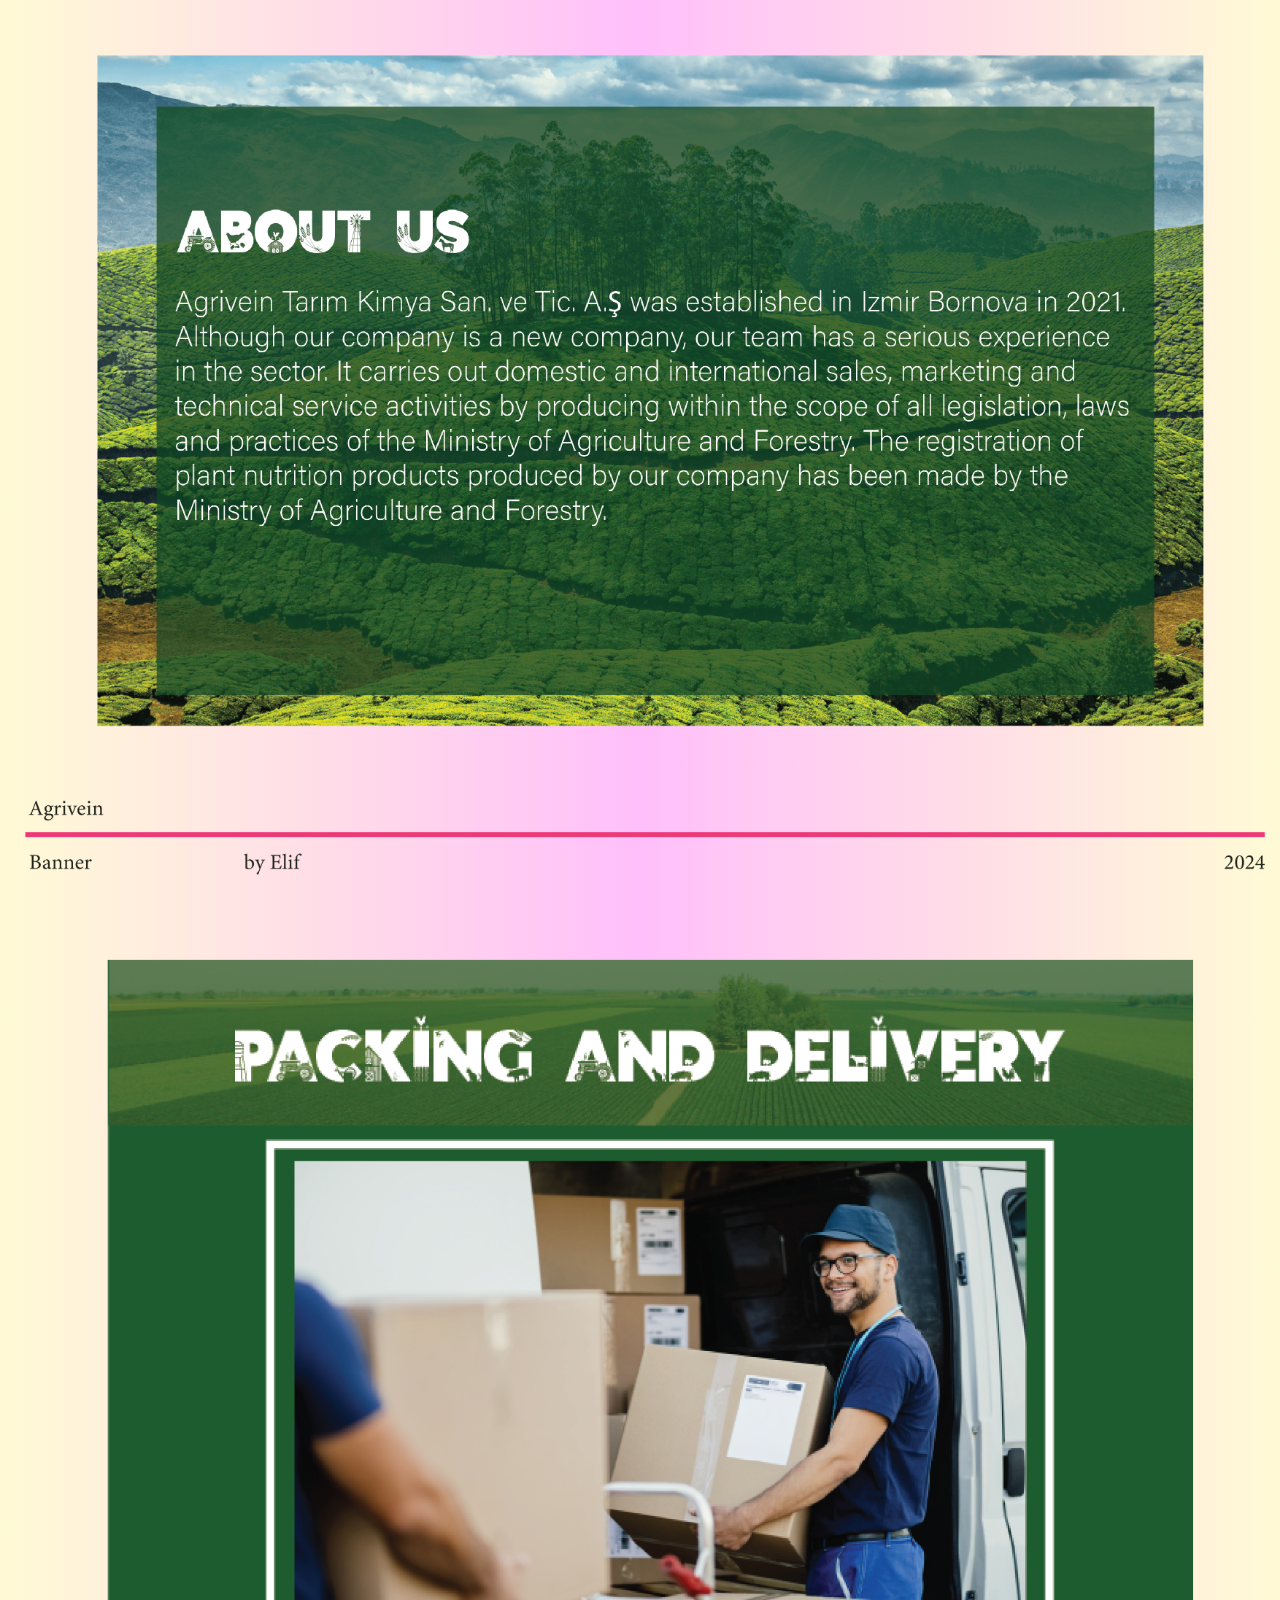
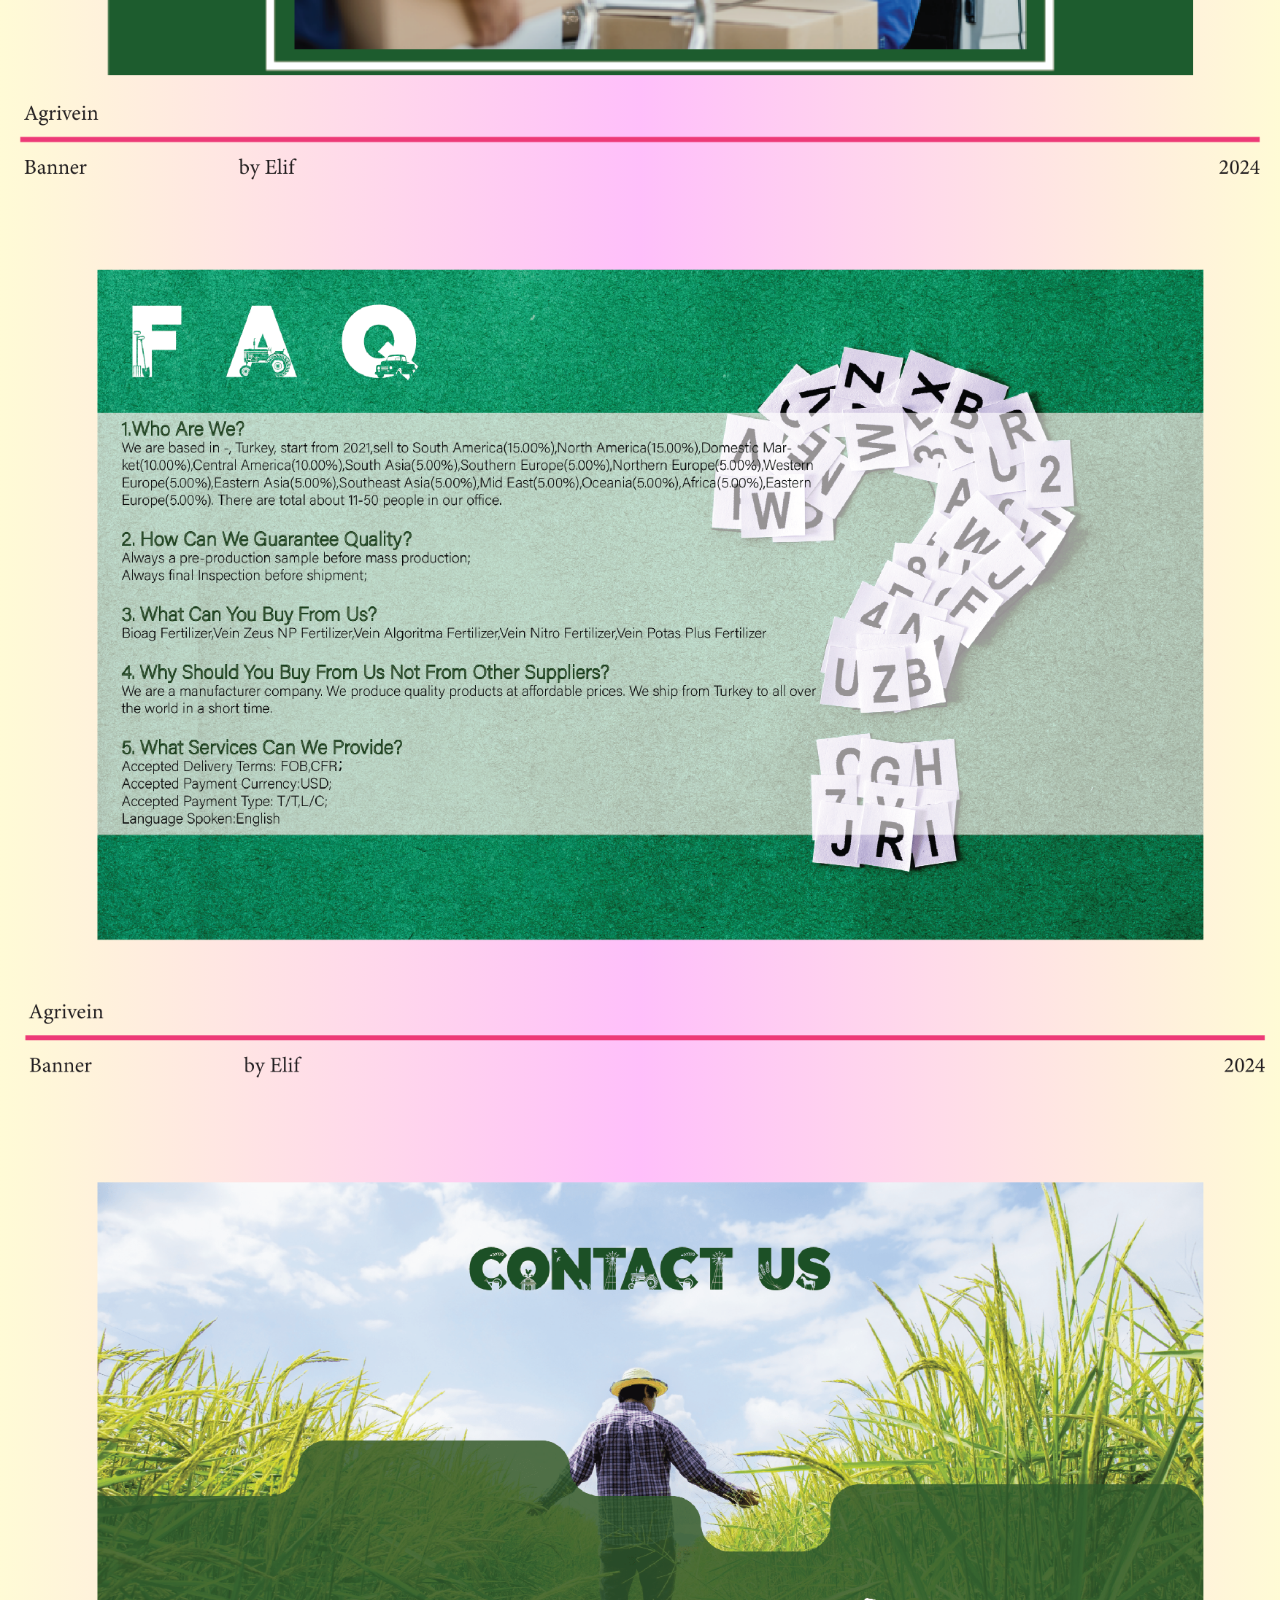
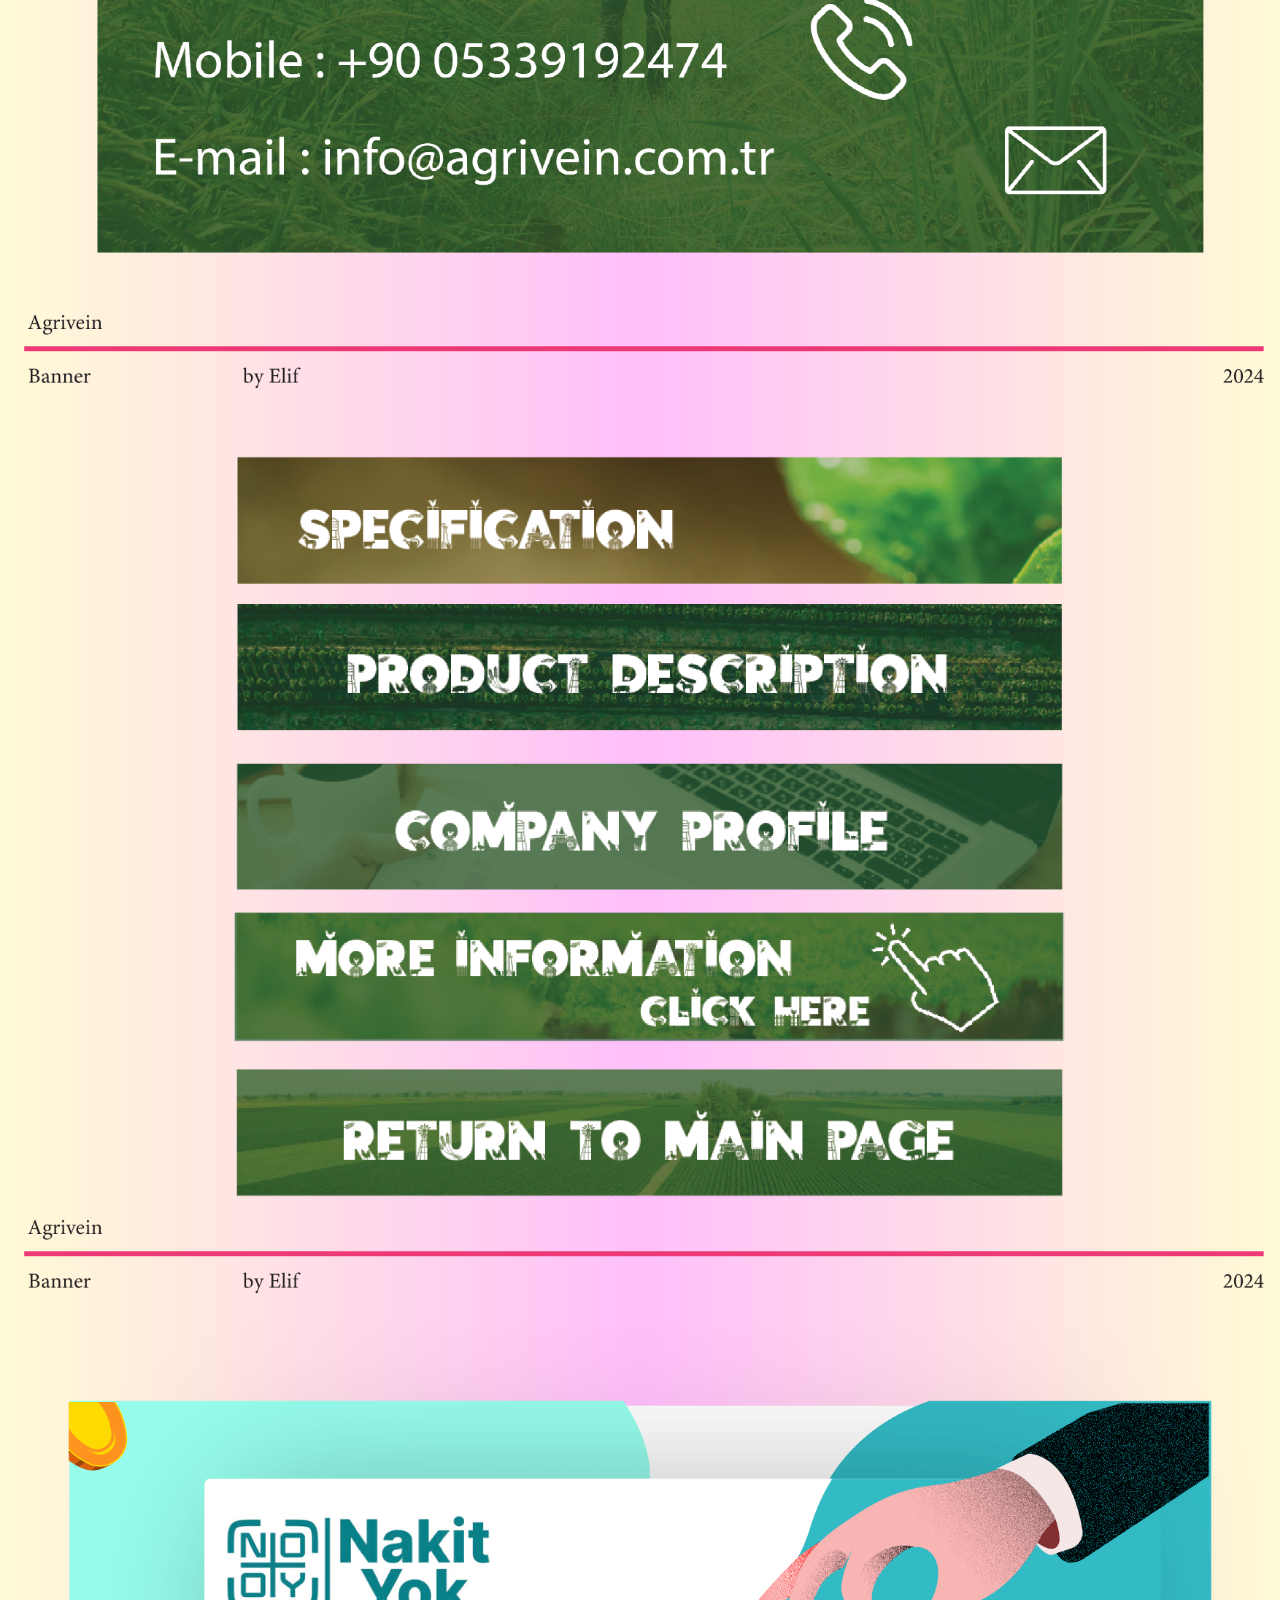
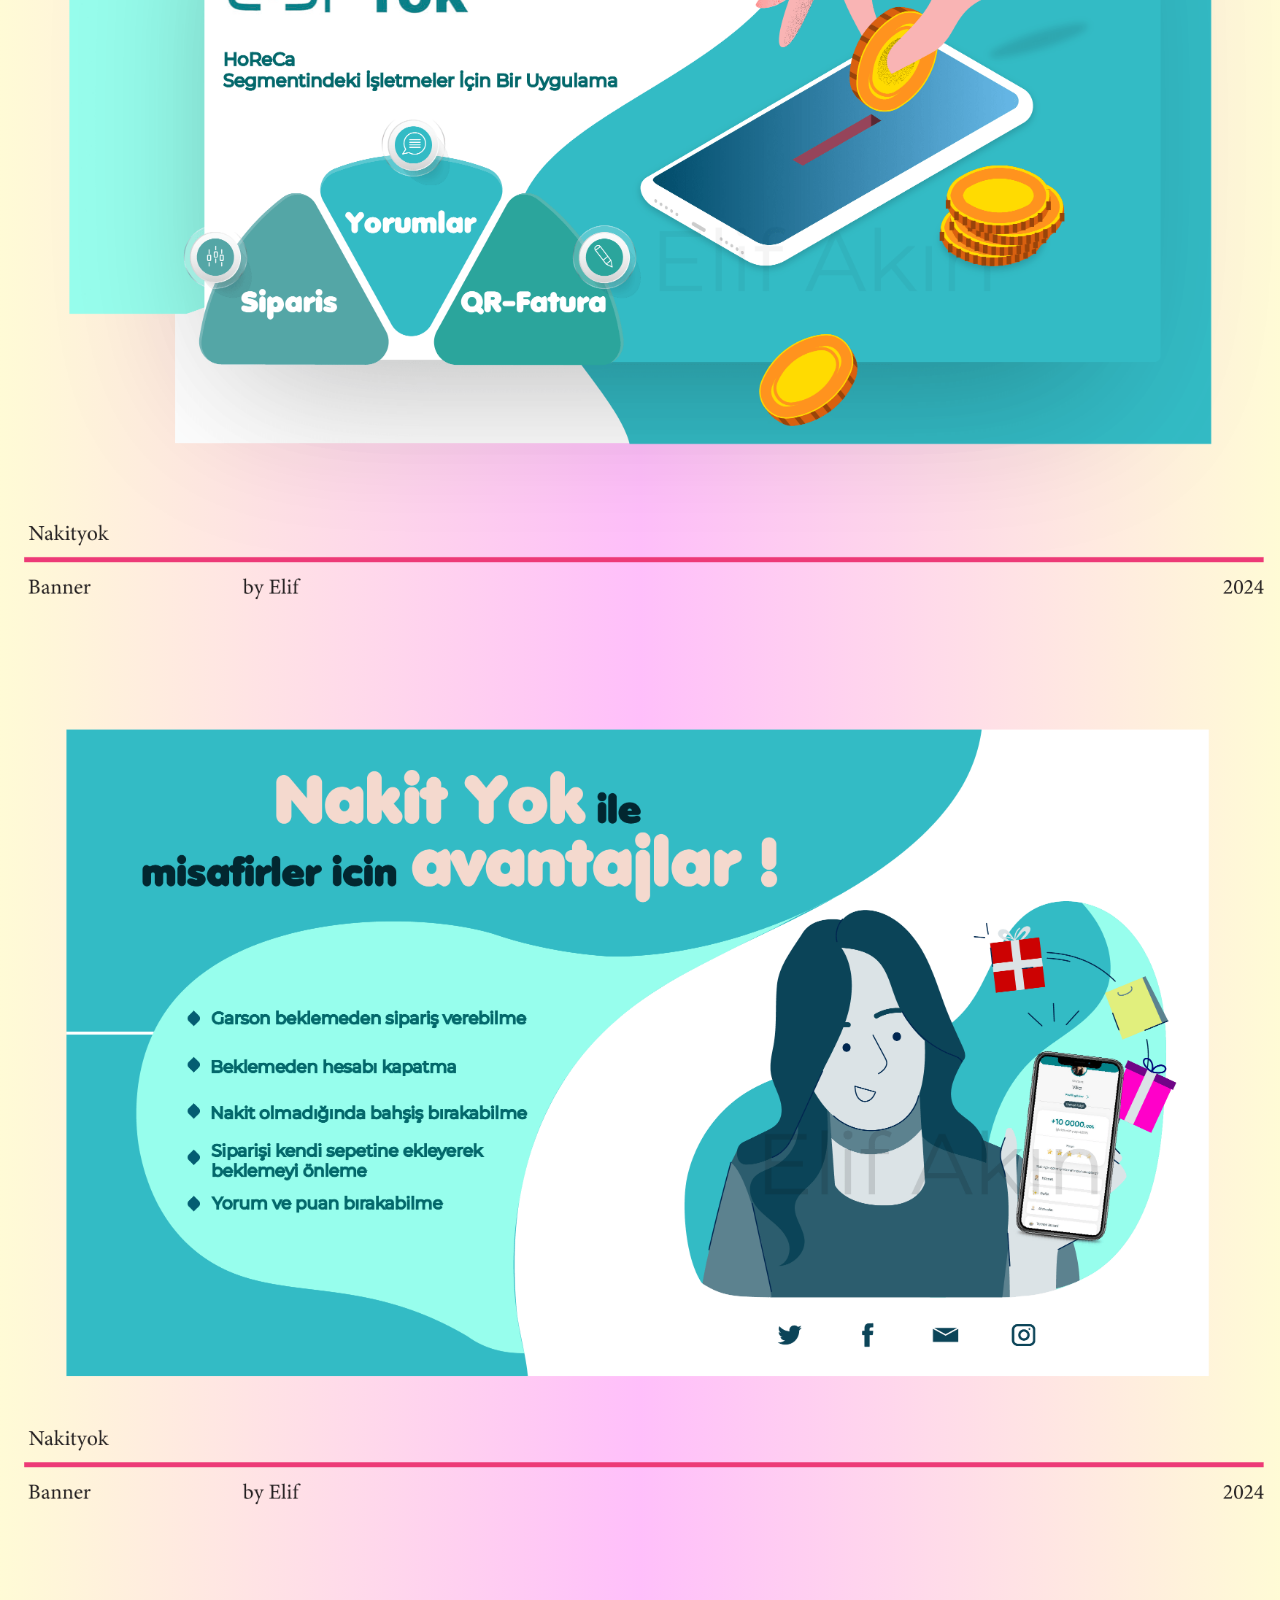
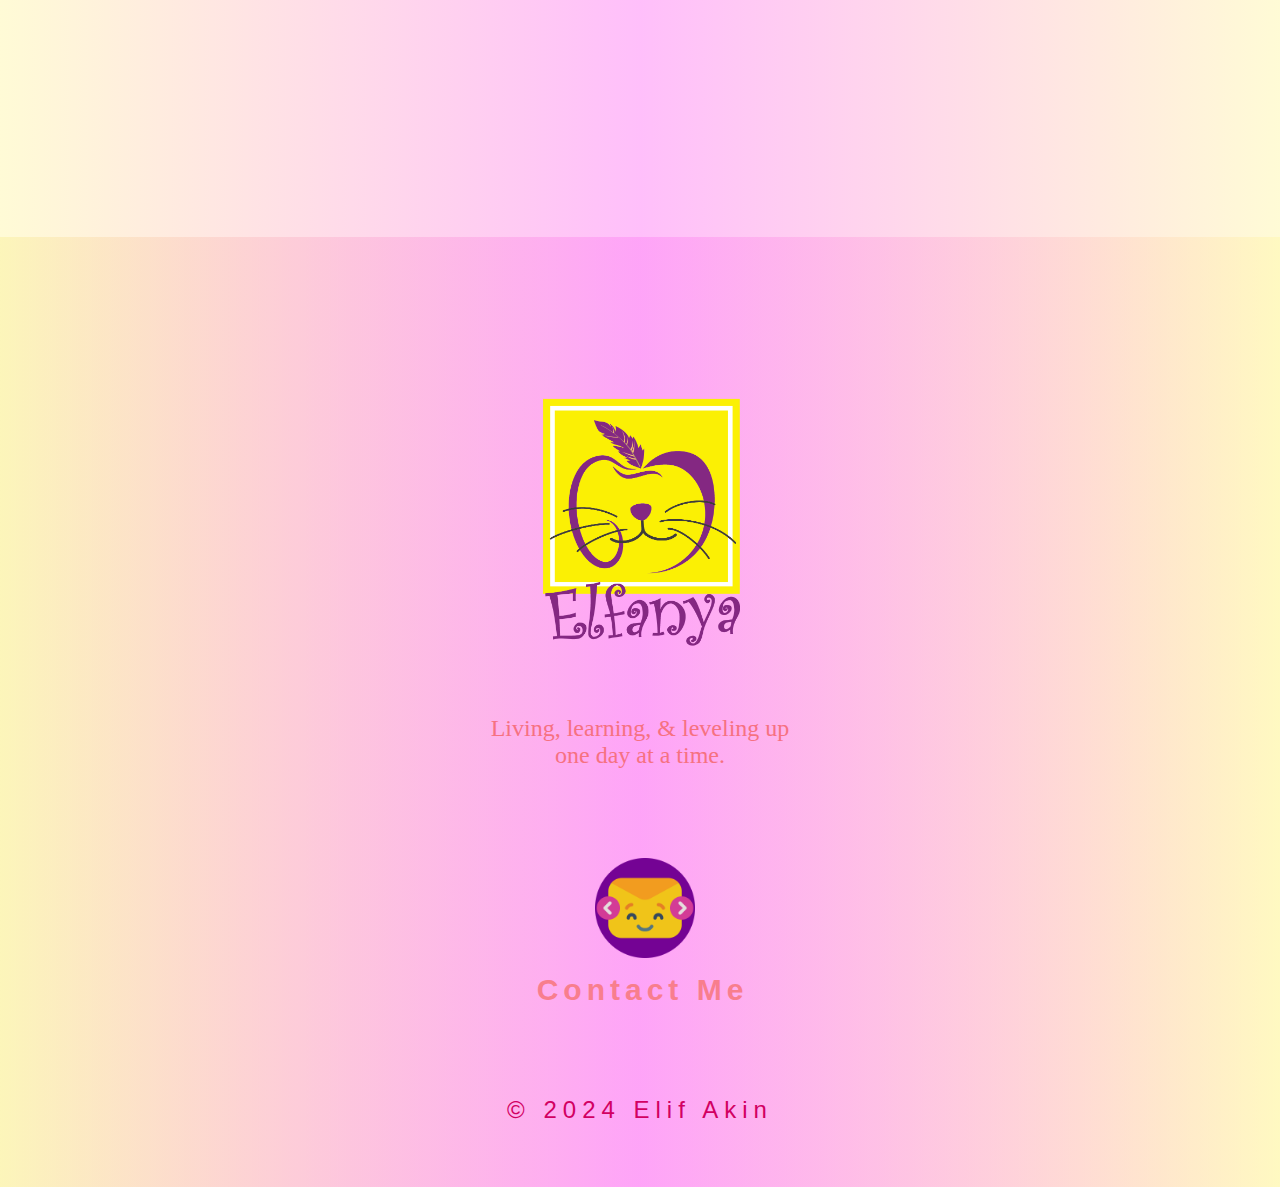
<file: banner.html>
<!DOCTYPE html>
<html lang="en">
<head>
    <meta charset="UTF-8">
    <meta name="viewport" content="width=device-width, initial-scale=1.0">
    <title>Banner Design</title>
    <link rel="stylesheet" href="sitilis.css">

    <style>
        .container {
    margin-top: 0rem; 
}
#elfanya{
    margin-top: 30rem;
}

#logoelf {
    margin-top:15rem;
}

footer{
    height: 95rem;
}
    </style>

</head>
<body>
    <div class="container mt-0">
        <div>
            <img src="img/banner/banner-04.png" class="foto1" alt="">
        </div>
        <div>
            <img src="img/banner/banner-02.png" class="foto1" alt="">
        </div>
        <div>
            <img src="img/banner/banner-01.png" class="foto1" alt="">
        </div>
        <div>
            <img src="img/banner/banner-03.png" class="foto1" alt="">
        </div>
        <div>
            <img src="img/banner/banner-05.png" class="foto1" alt="">
        </div>
        <div>
            <img src="img/banner/banner-06.png" class="foto1" alt="">
        </div>
        <div>
            <img src="img/banner/banner-07.png" class="foto1" alt="">
        </div>
    
        <footer>
            <section>
                <div class="container" id="elfanya">
                    <a href="index.html" target="_blank">
                        <div>
                            <img id="logoelf" src="img/elfanyalogo.png" alt="Logo">
                        </div>
                    </a>
                    <div id="sentence">
                        <p id="title">Living, learning, & leveling up <br>
                            one day at a time.</p>
                    </div>
                    <section id="contact">
                        <div id="contactLogo">
                            <a href="mailto:elifakin11@gmail.com">
                                <img src="img/message.png" id="messageImg" alt="Contact"> 
                                <br>
                                <span id="message">Contact Me</span>
                            </a>
                        </div>
                    </section>
                    <div>
                        <p id="elfakin">&copy; 2024 Elif Akin</p>
                    </div>
                </div>
            </section>
        </footer>
    </div>
</body>
</html>
</file>
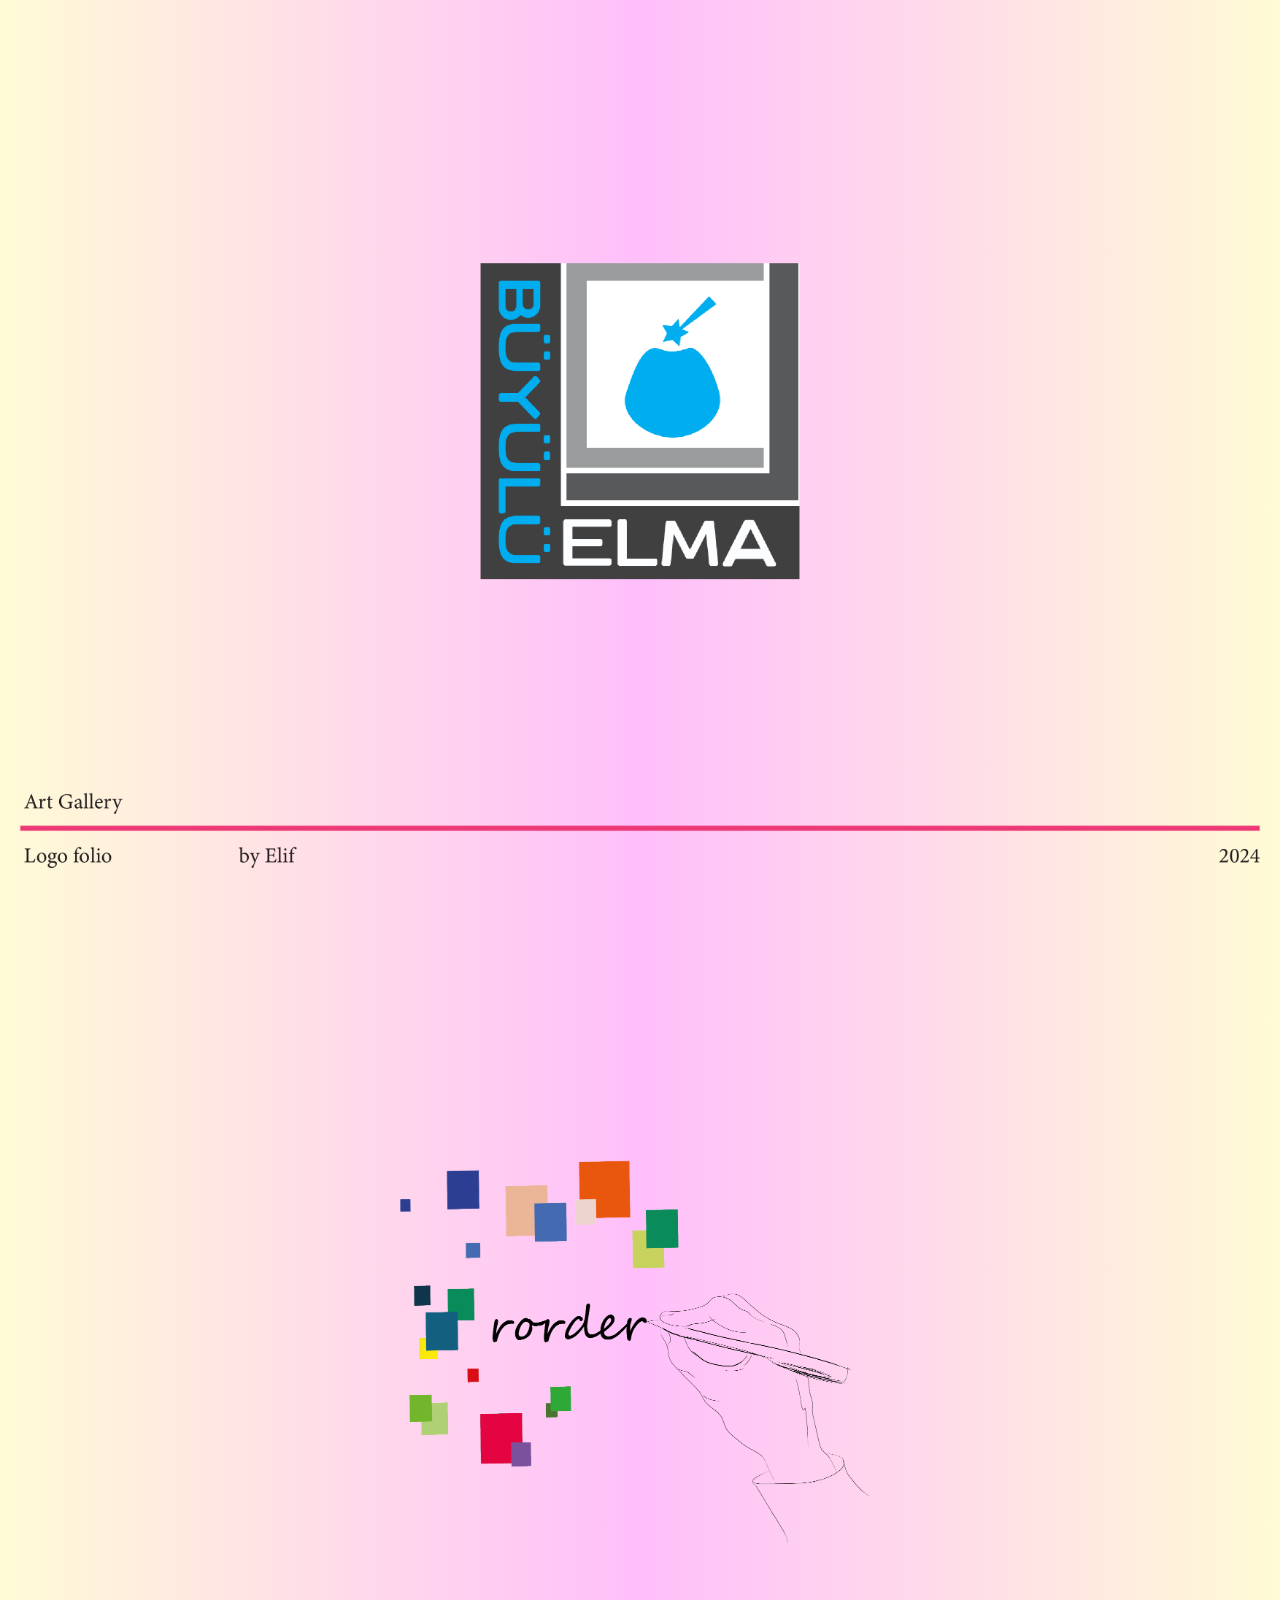
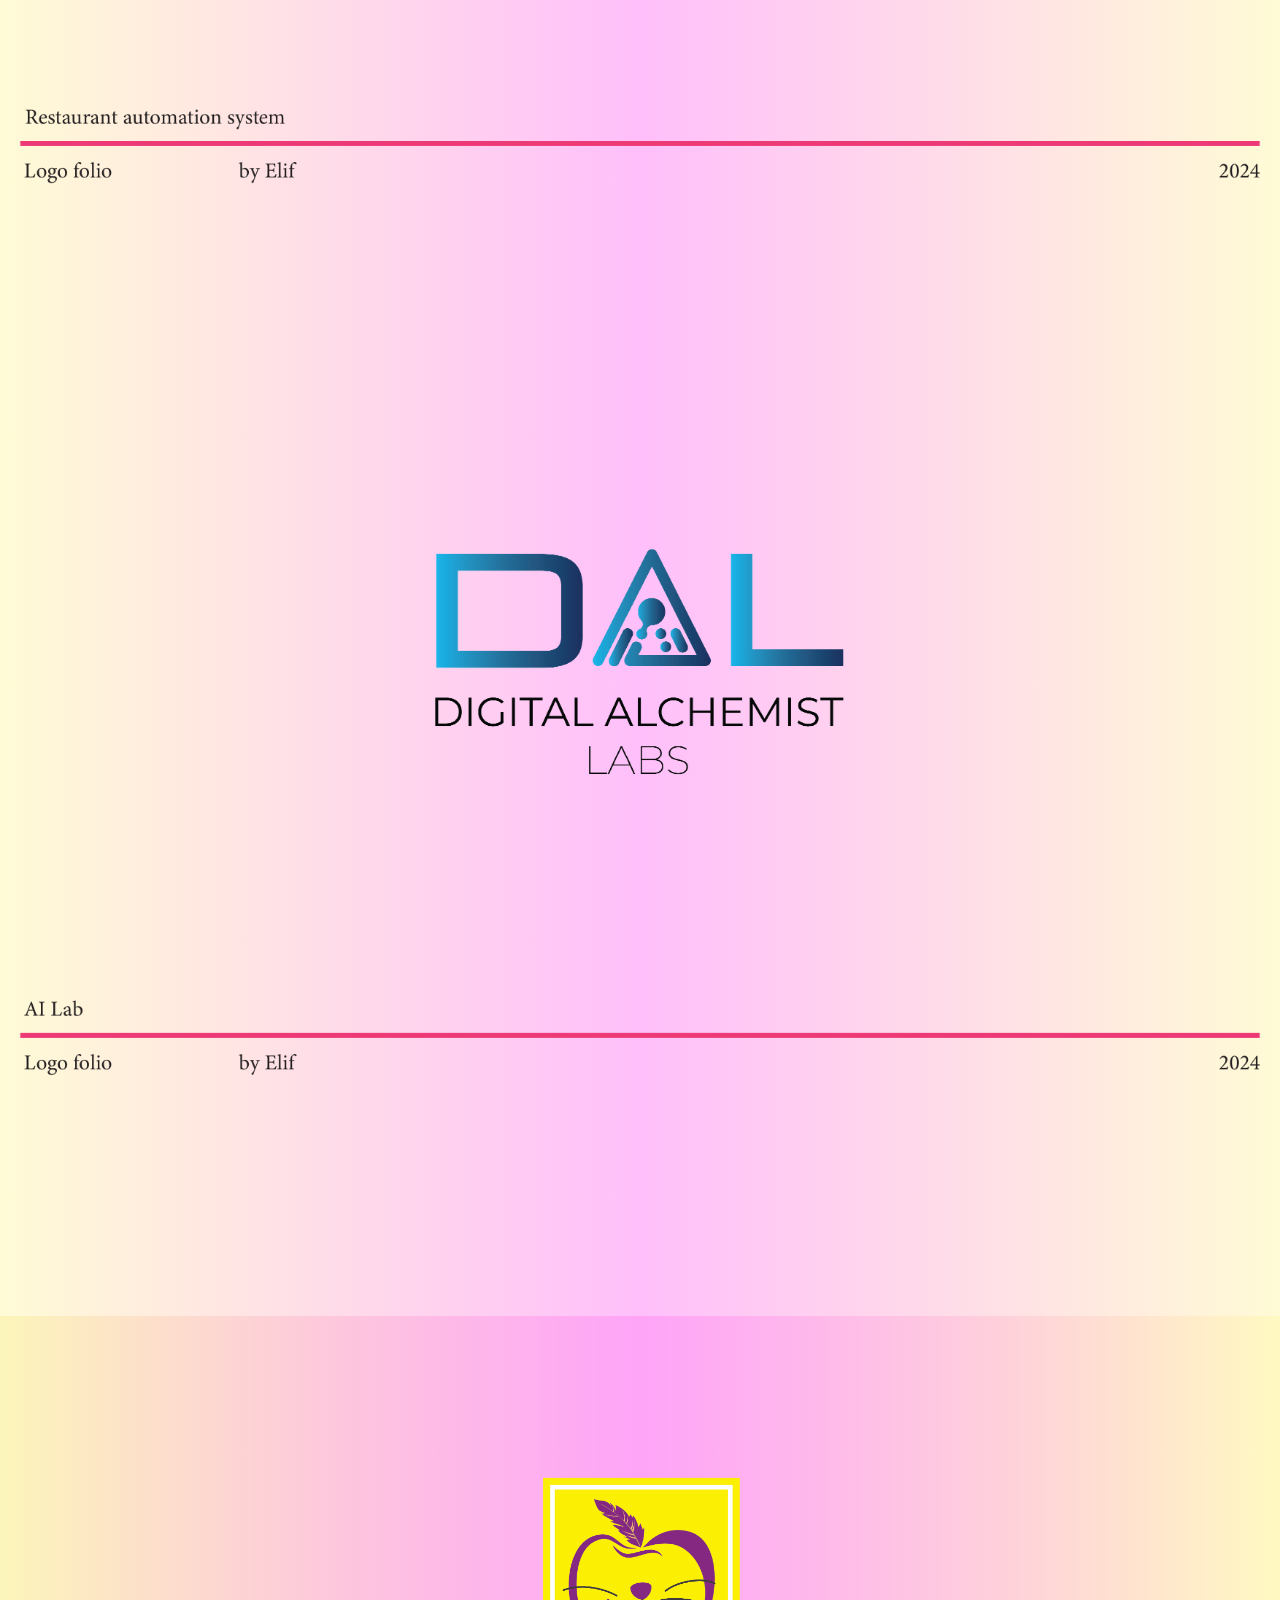
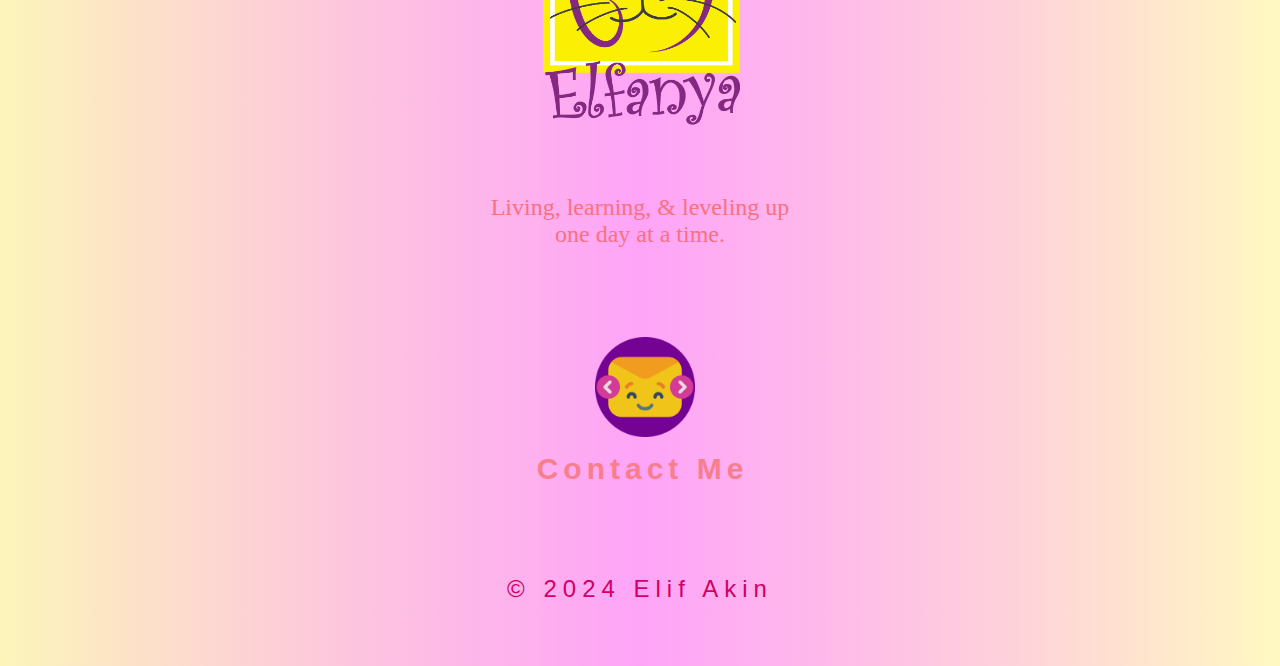
<file: logo.html>
<!DOCTYPE html>
<html lang="en">
<head>
    <meta charset="UTF-8">
    <meta name="viewport" content="width=device-width, initial-scale=1.0">
    <title>Logo Design</title>
    <link rel="stylesheet" href="sitilis.css">

    <style>
        .container {
    margin-top: 0rem; 
}
#elfanya{
    margin-top: 20rem;
}

#logoelf {
    margin-top:15rem;
}
footer{
    height: 95rem;
}
    </style>

</head>
<body>

    <div class="container">
        <div>
            <img src="img/logofolio/1.png" class="foto1" alt="">
        </div>
        <div>
            <img src="img/logofolio/2.png" class="foto1" alt="">
        </div>
        <div>
            <img src="img/logofolio/4.png" class="foto1" alt="">
        </div>
        <footer>
            <section>
                <div class="container" id="elfanya">
                    <a href="index.html" target="_blank">
                        <div>
                            <img id="logoelf" src="img/elfanyalogo.png" alt="Logo">
                        </div>
                    </a>
                    <div id="sentence">
                        <p id="title">Living, learning, & leveling up <br>
                            one day at a time.</p>
                    </div>
                    <section id="contact">
                        <div id="contactLogo">
                            <a href="mailto:elifakin11@gmail.com">
                                <img src="img/message.png" id="messageImg" alt="Contact"> 
                                <br>
                                <span id="message">Contact Me</span>
                            </a>
                        </div>
                    </section>
                    <div>
                        <p id="elfakin">&copy; 2024 Elif Akin</p>
                    </div>
                </div>
            </section>
        </footer>
    </div>
    
</body>
</html>
</file>
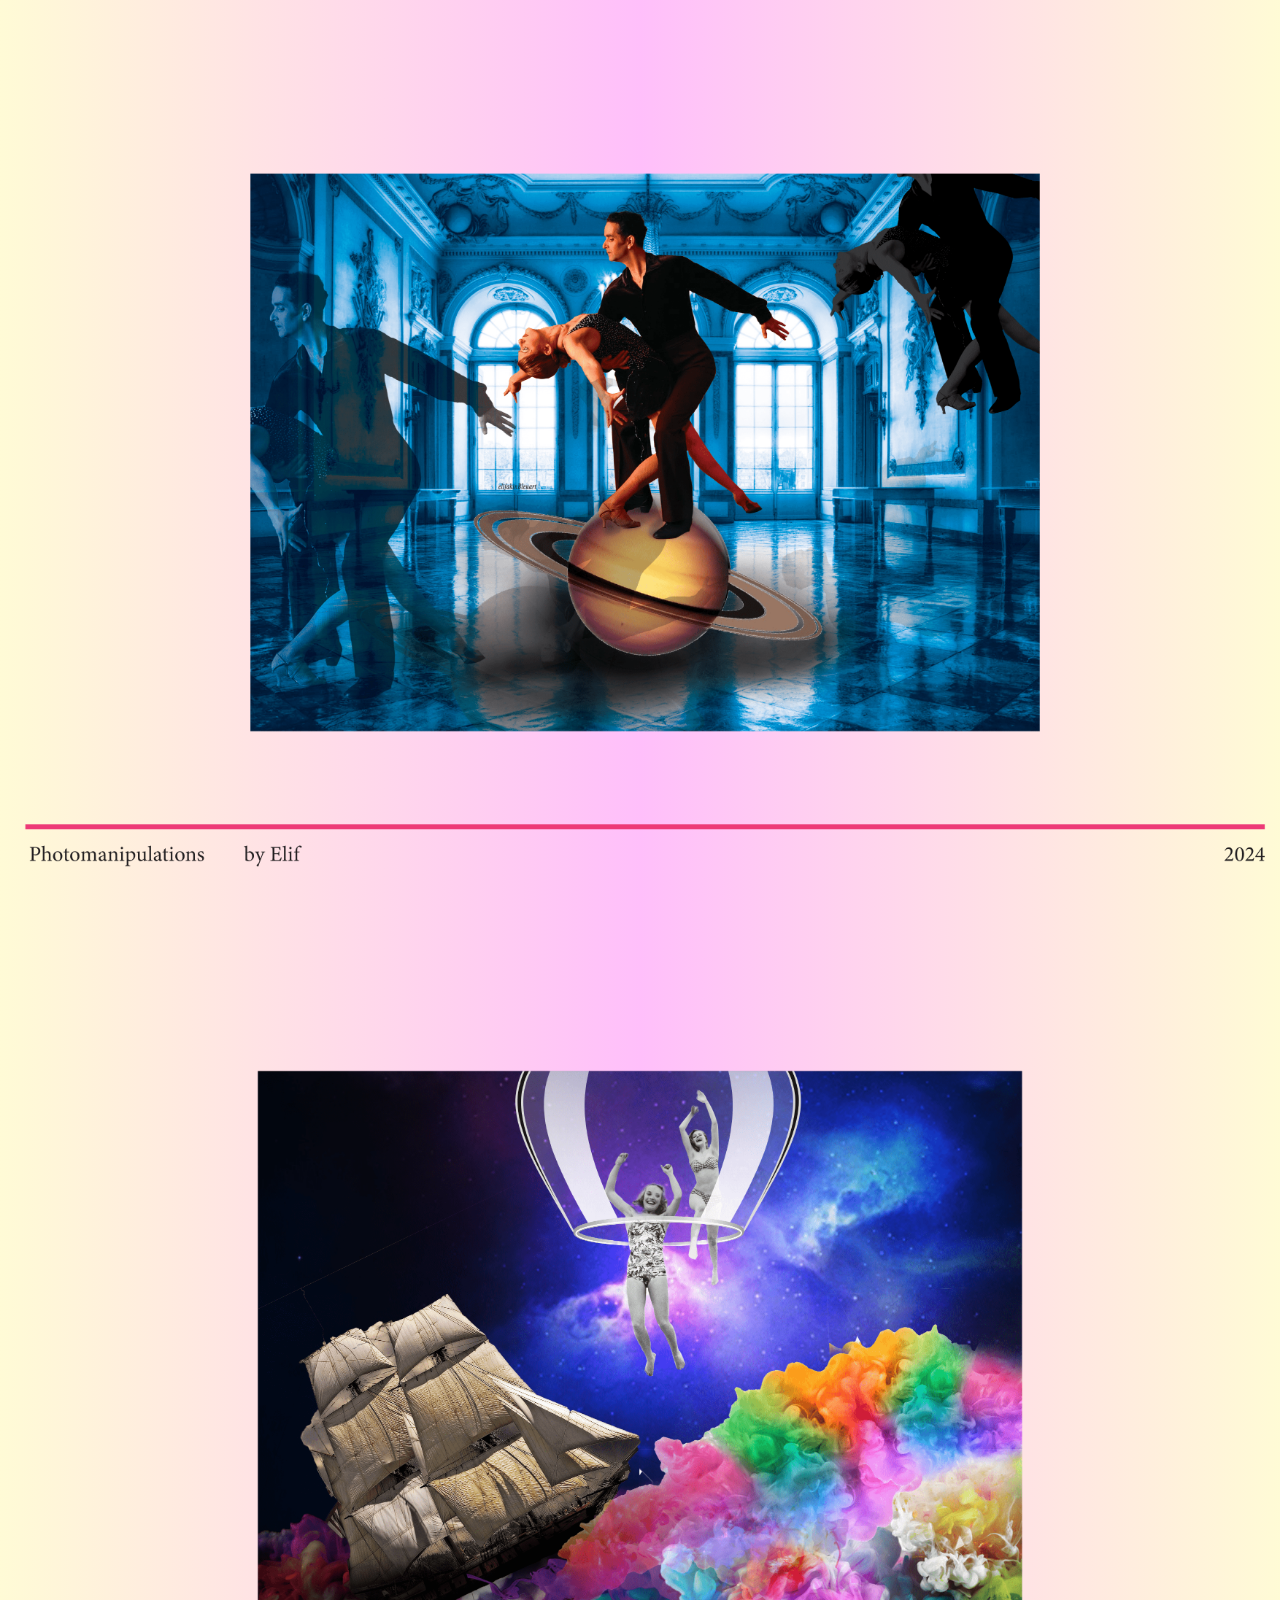
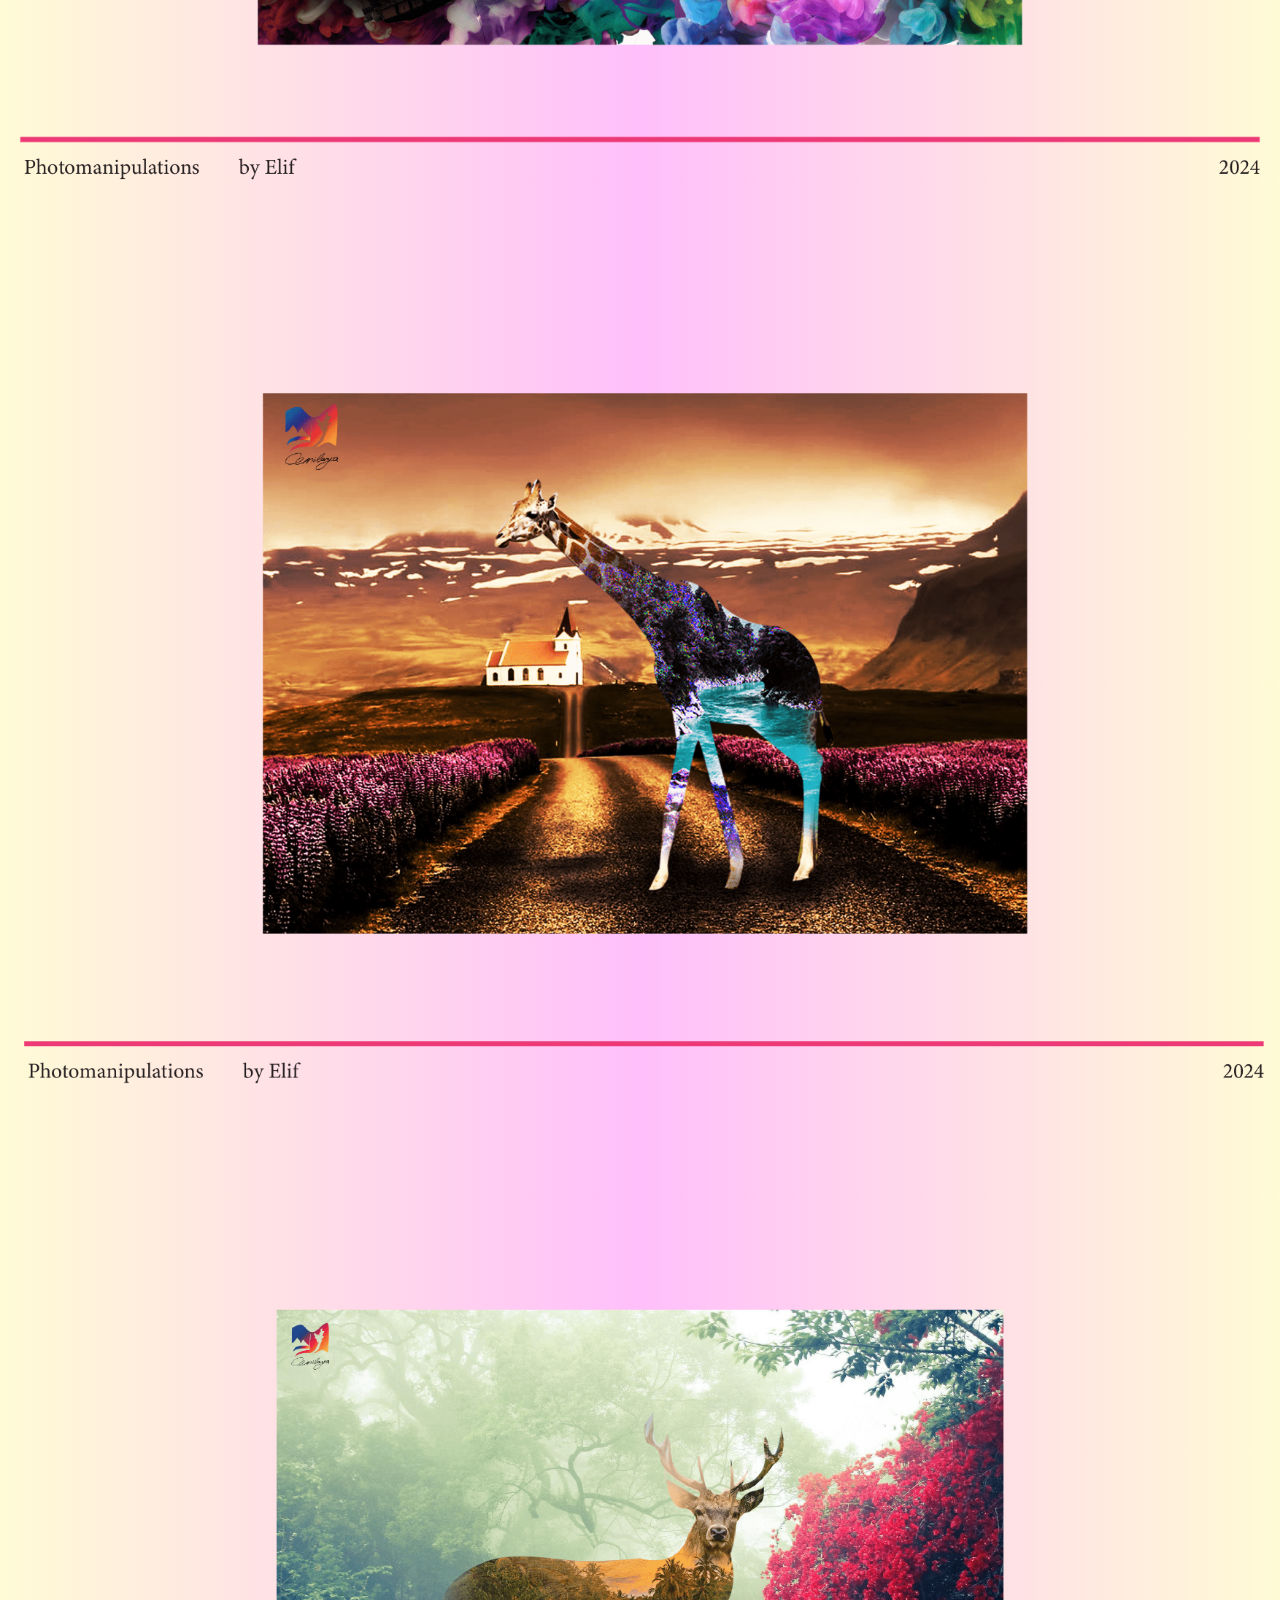
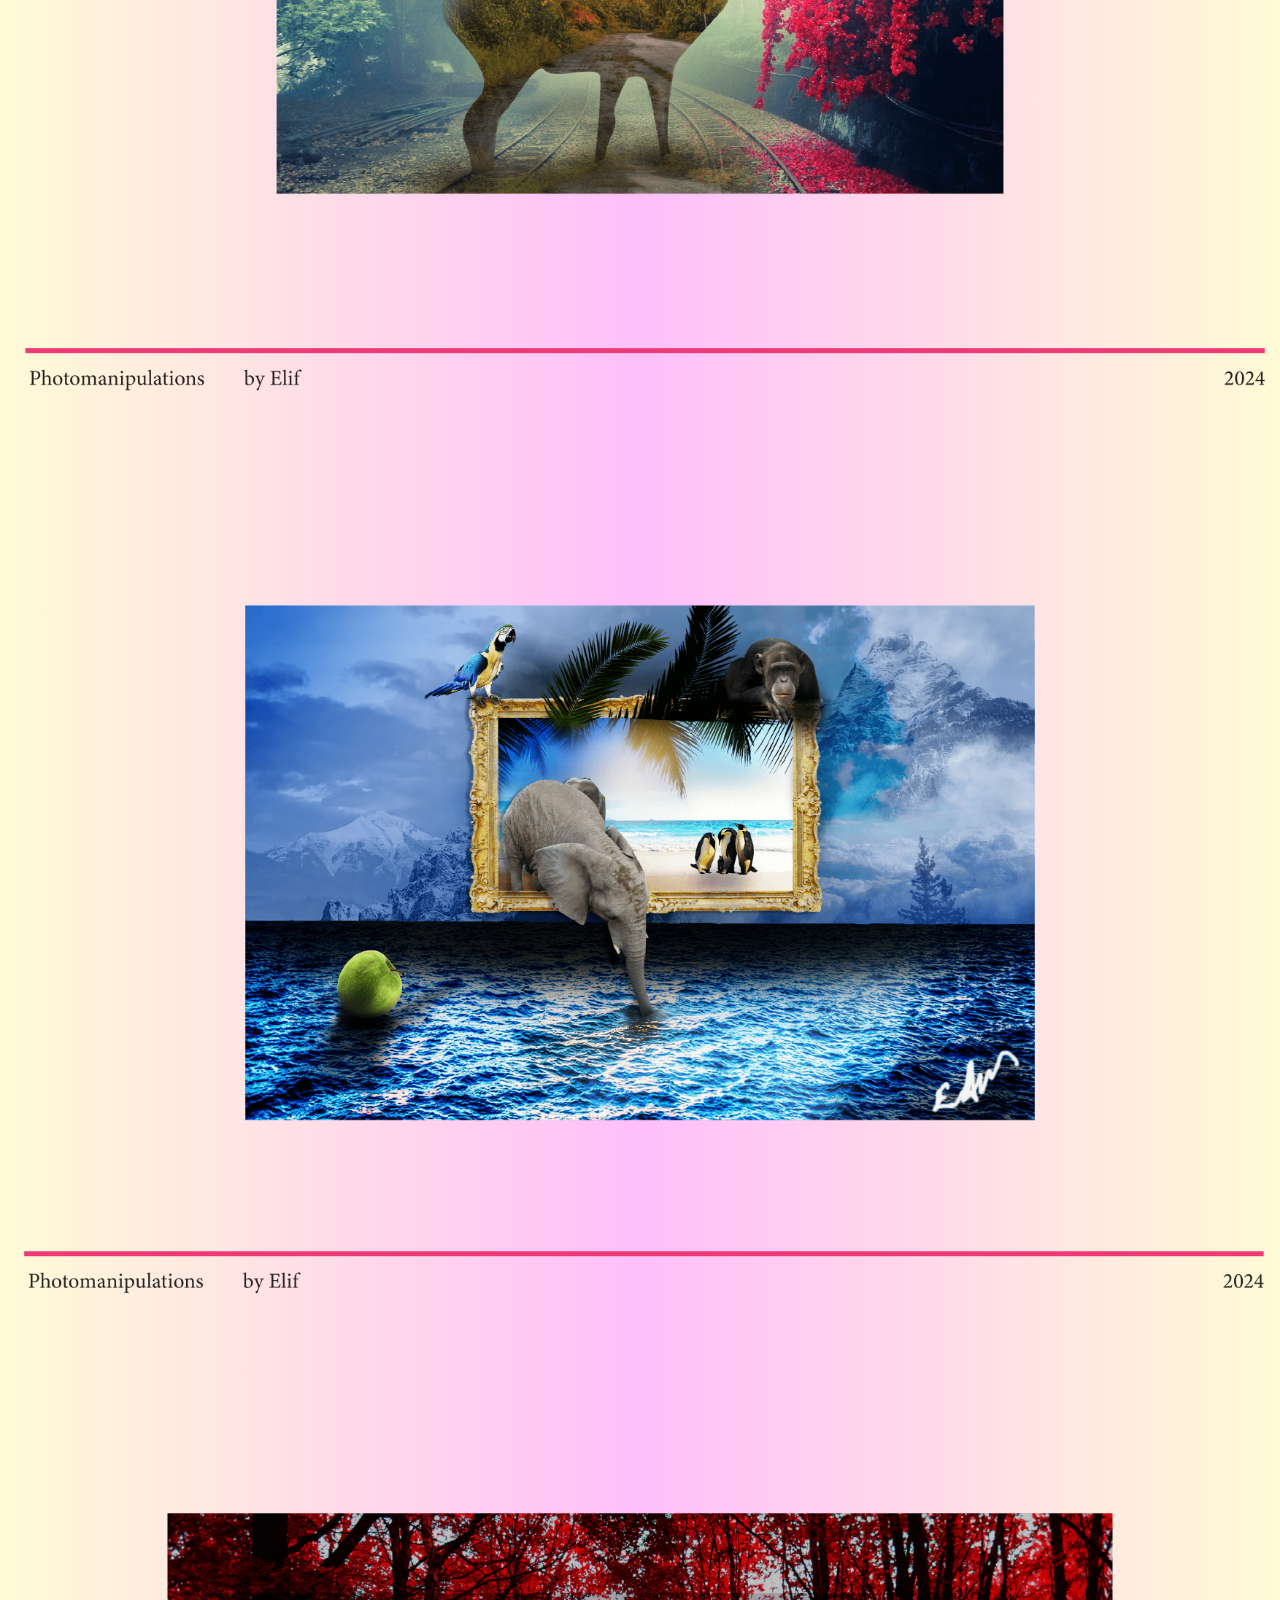
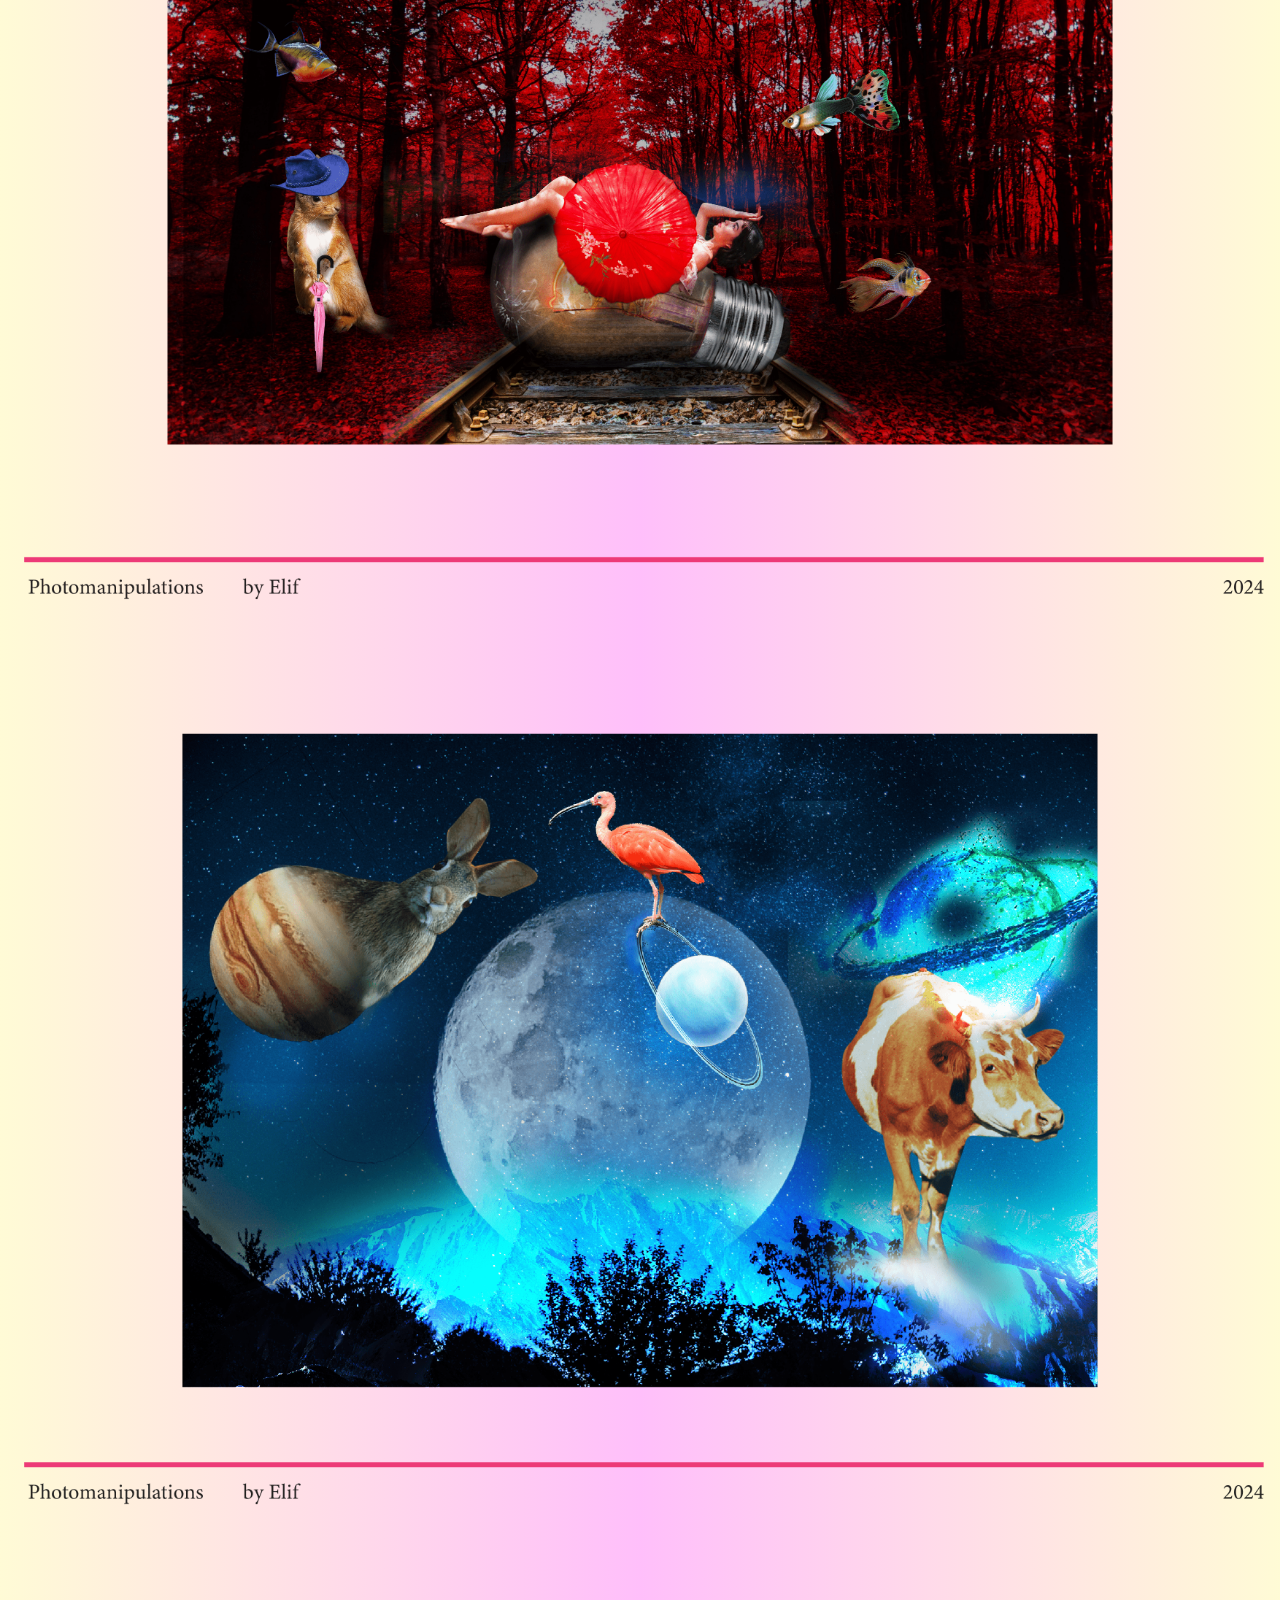
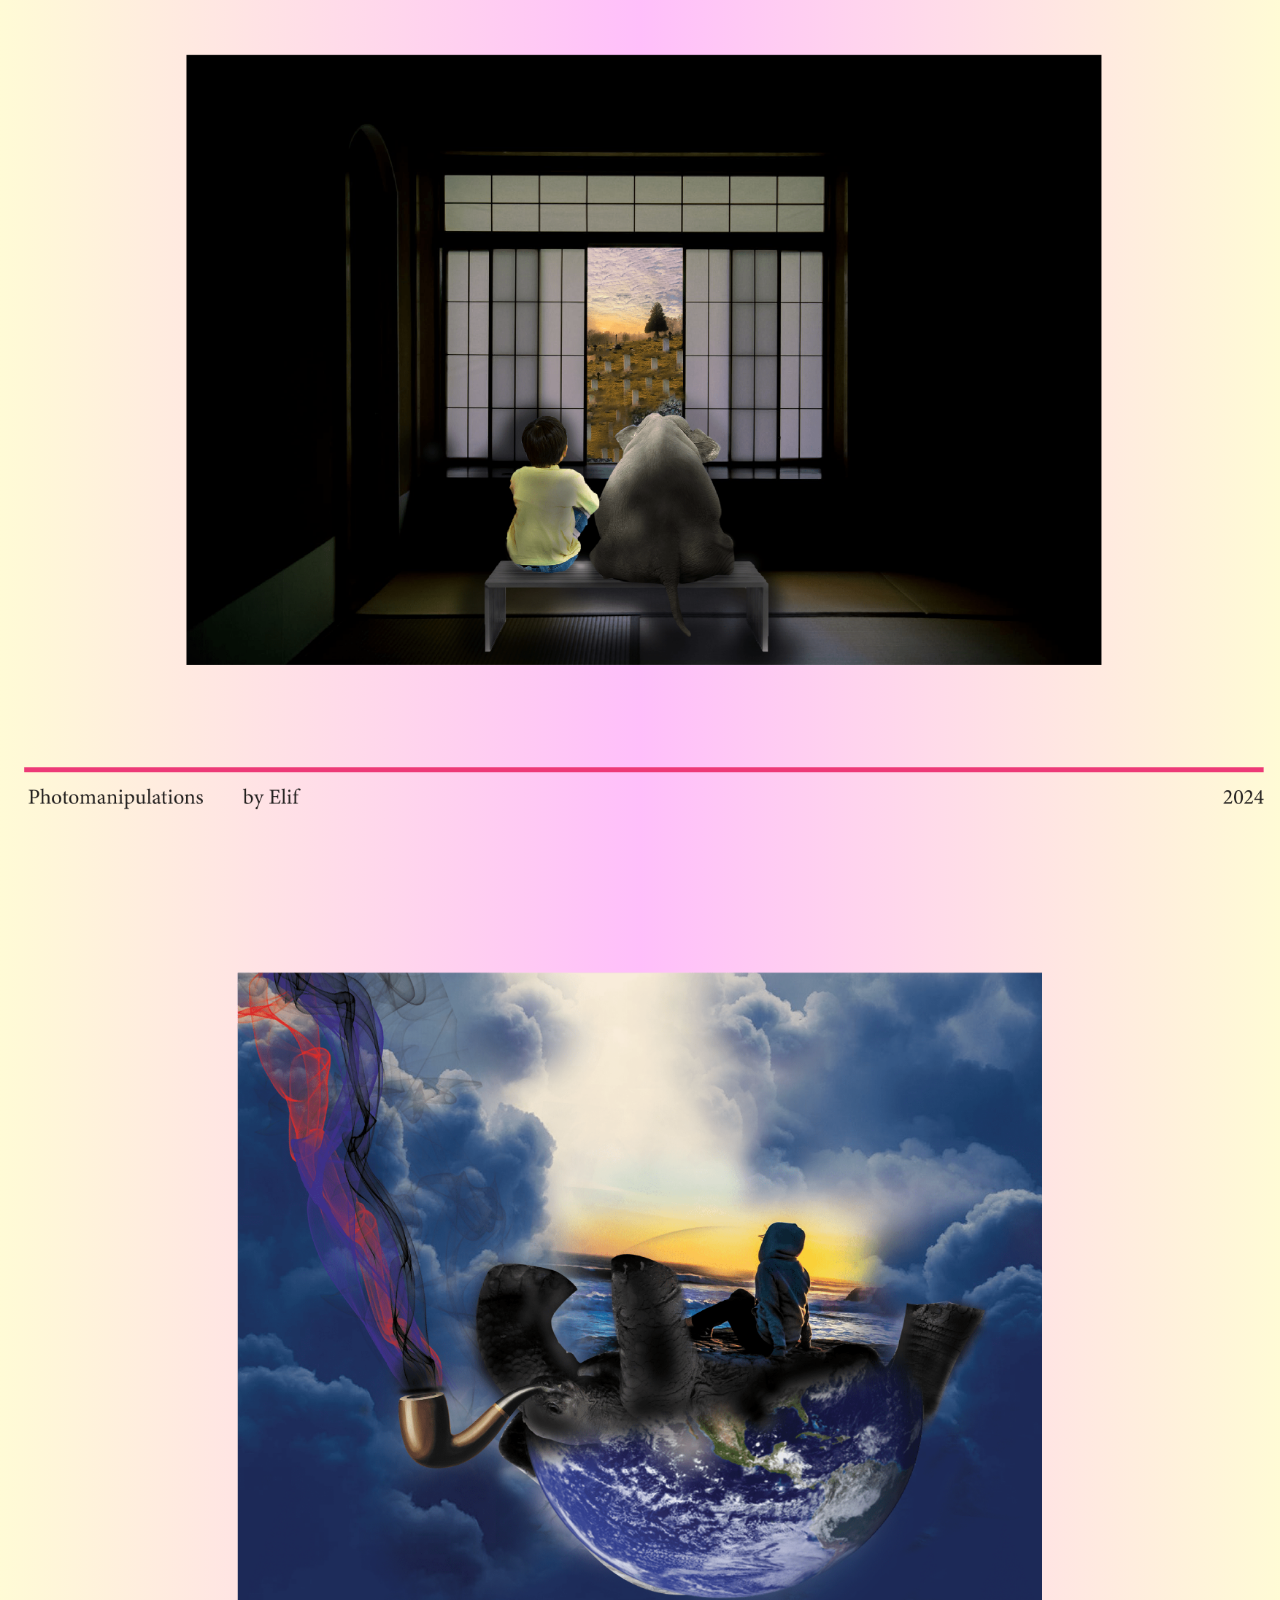
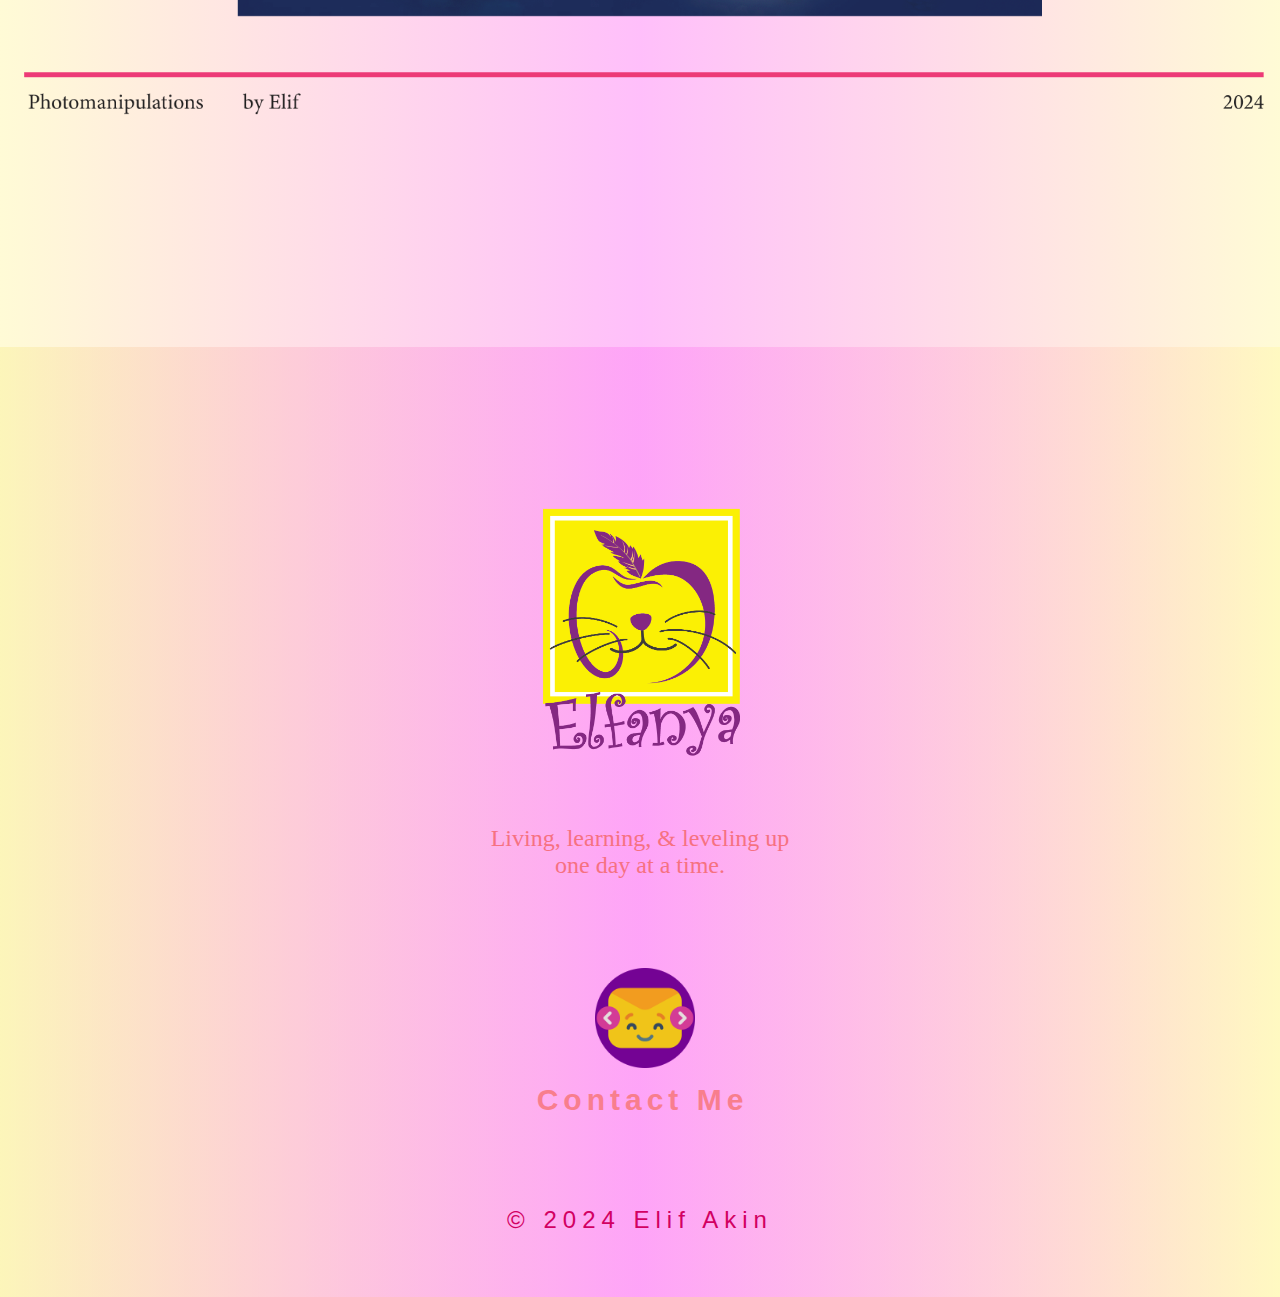
<file: photomanip.html>
<!DOCTYPE html>
<html lang="en">
<head>
    <meta charset="UTF-8">
    <meta name="viewport" content="width=device-width, initial-scale=1.0">
    <title>PhotoManipulations</title>
    <link rel="stylesheet" href="sitilis.css">

    <style>
        .container {
    margin-top: 0rem; 
}
#elfanya{
    margin-top: 20rem;
}

#logoelf {
    margin-top:15rem;
}
footer{
    height: 95rem;
}
    </style>

</head>
<body>
    <div class="container">
        <div>
            <img src="img/photo/1.png" class="foto1" alt="">
        </div>
        <div>
            <img src="img/photo/2.png" class="foto1" alt="">
        </div>
        <div>
            <img src="img/photo/3.png" class="foto1" alt="">
        </div>
        <div>
            <img src="img/photo/4.png" class="foto1" alt="">
        <div>
            <img src="img/photo/5.png" class="foto1" alt="">
        </div>
        <div>
            <img src="img/photo/6.png" class="foto1" alt="">
        </div>
        <div>
            <img src="img/photo/7.png" class="foto1"alt="">
        </div>
        <div>
            <img src="img/photo/8.png"class="foto1" alt="">
        </div>
        <div>
            <img src="img/photo/9.png" class="foto1" alt="">
        </div>

        <footer>
            <section>
                <div class="container" id="elfanya">
                    <a href="index.html" target="_blank">
                        <div>
                            <img id="logoelf" src="img/elfanyalogo.png" alt="Logo">
                        </div>
                    </a>
                    <div id="sentence">
                        <p id="title">Living, learning, & leveling up <br>
                            one day at a time.</p>
                    </div>
                    <section id="contact">
                        <div id="contactLogo">
                            <a href="mailto:elifakin11@gmail.com">
                                <img src="img/message.png" id="messageImg" alt="Contact"> 
                                <br>
                                <span id="message">Contact Me</span>
                            </a>
                        </div>
                    </section>
                    <div>
                        <p id="elfakin">&copy; 2024 Elif Akin</p>
                    </div>
                </div>
            </section>
        </footer>
    </div>
</body>
</html>
</file>
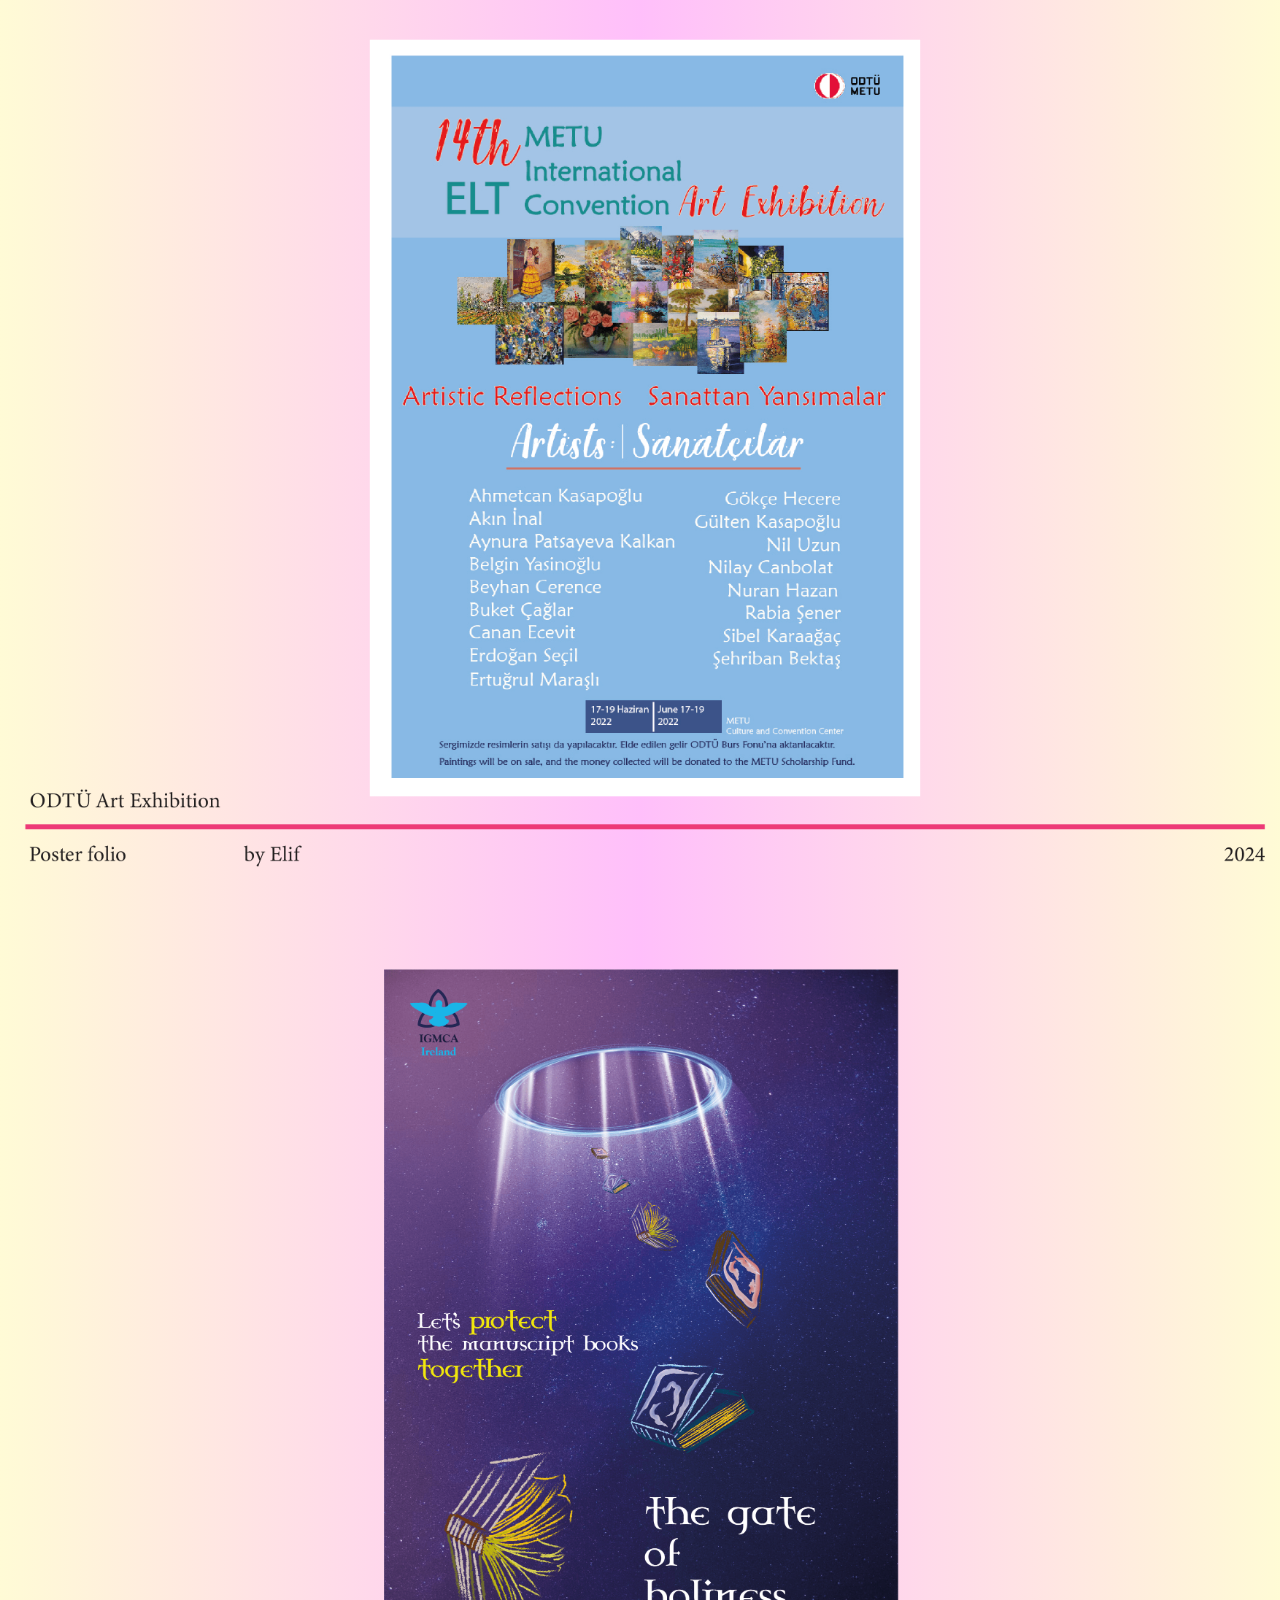
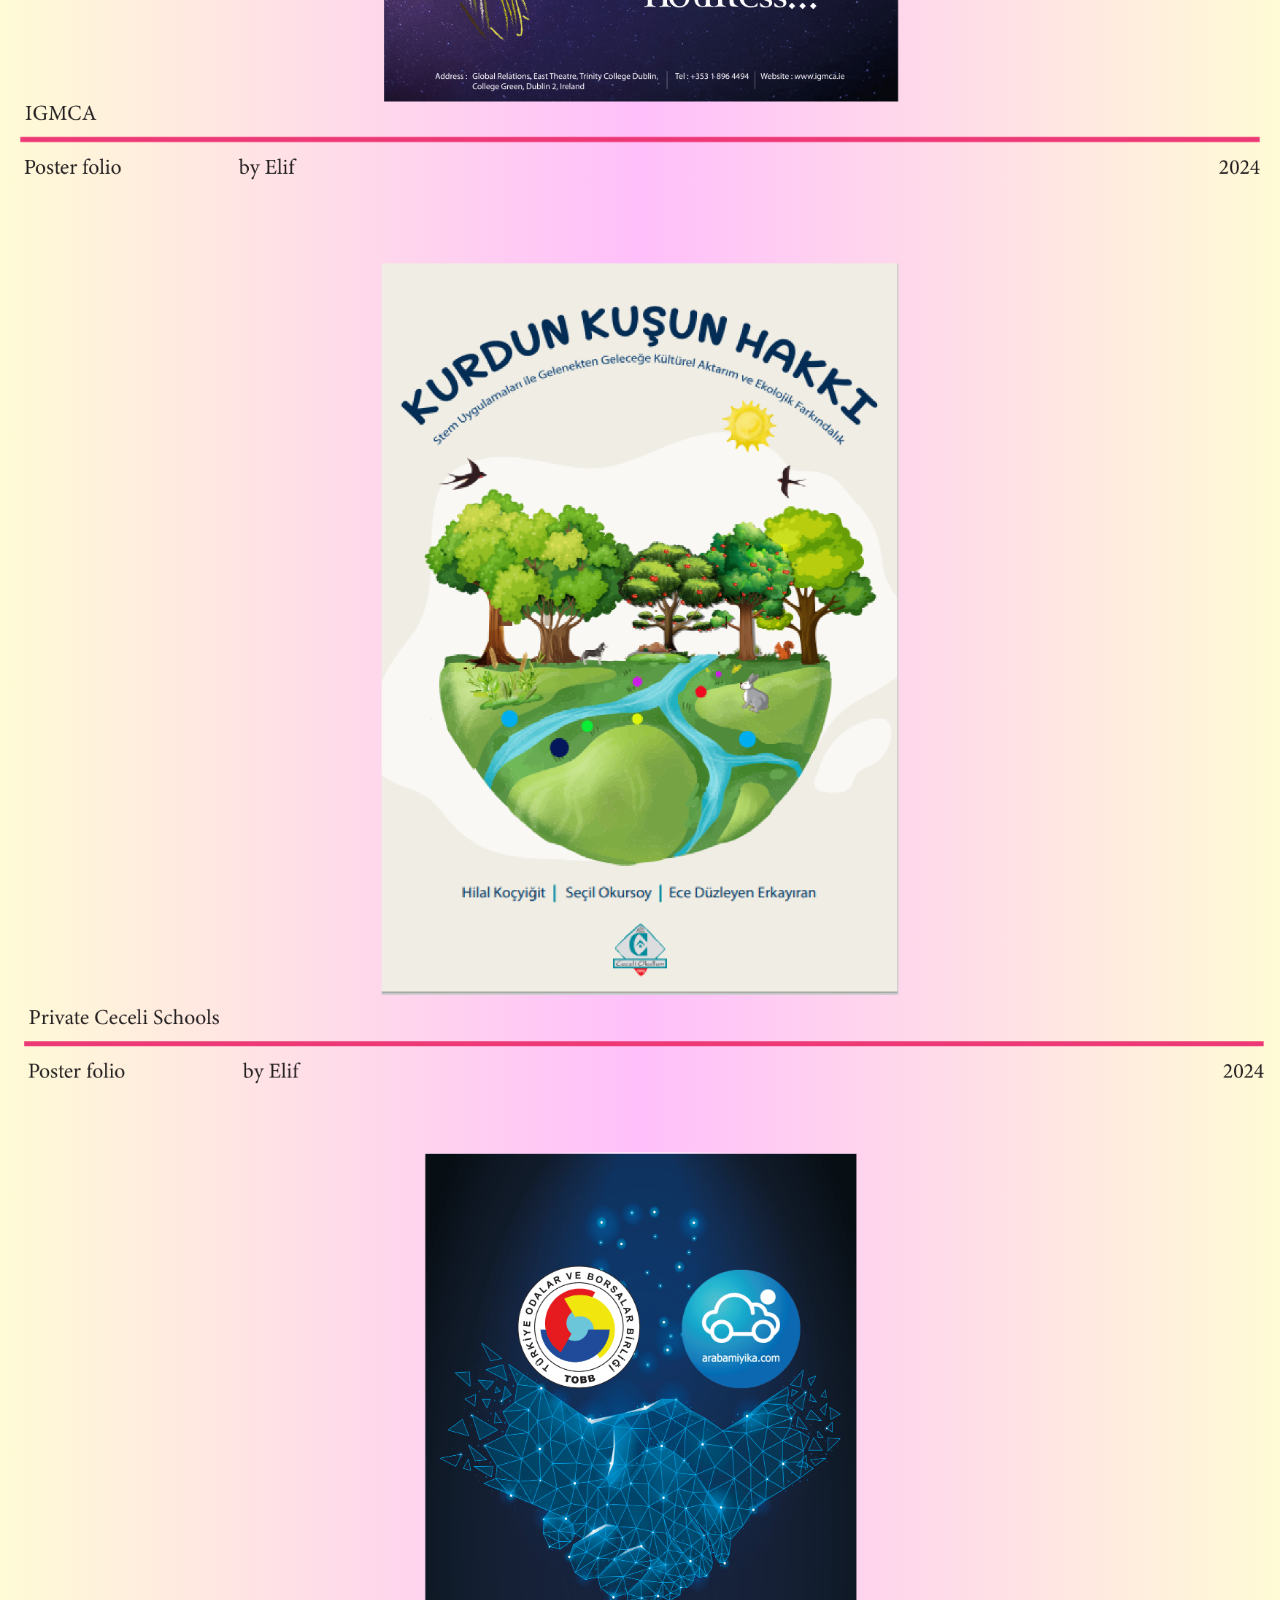
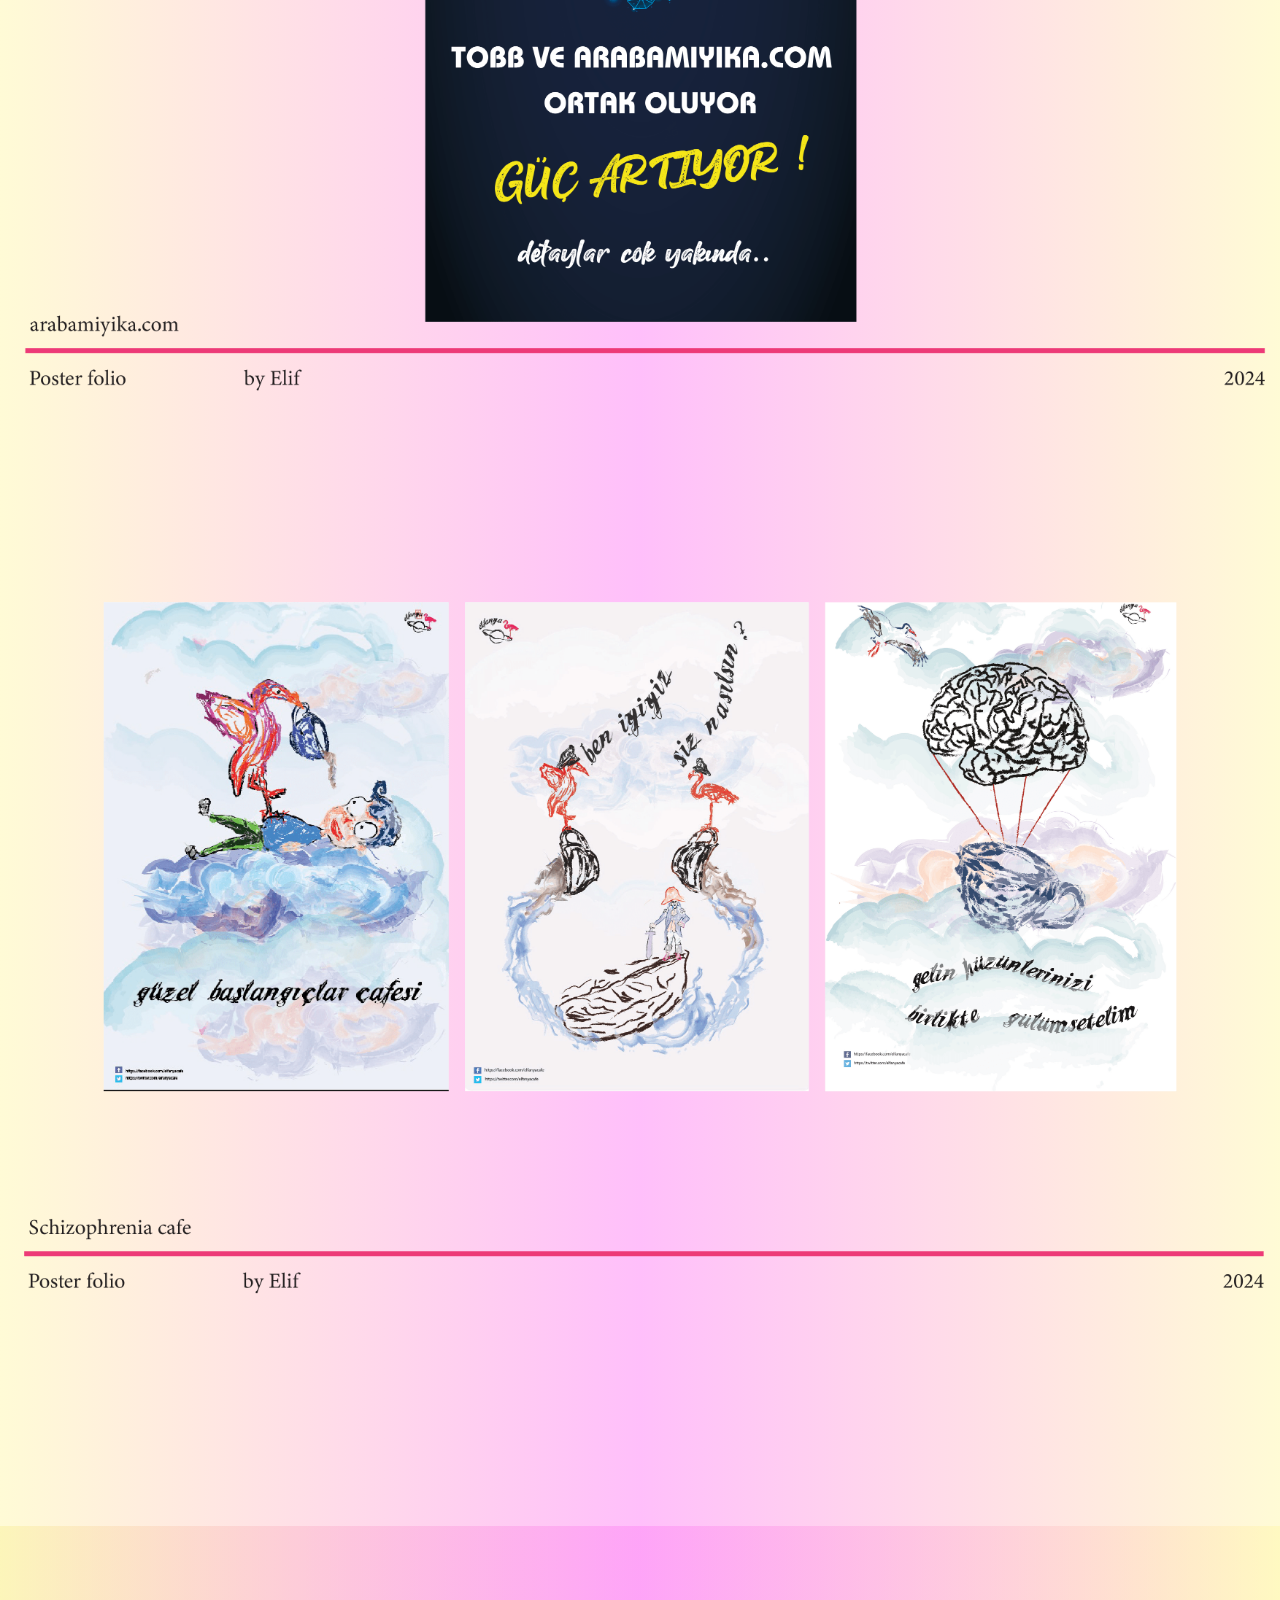
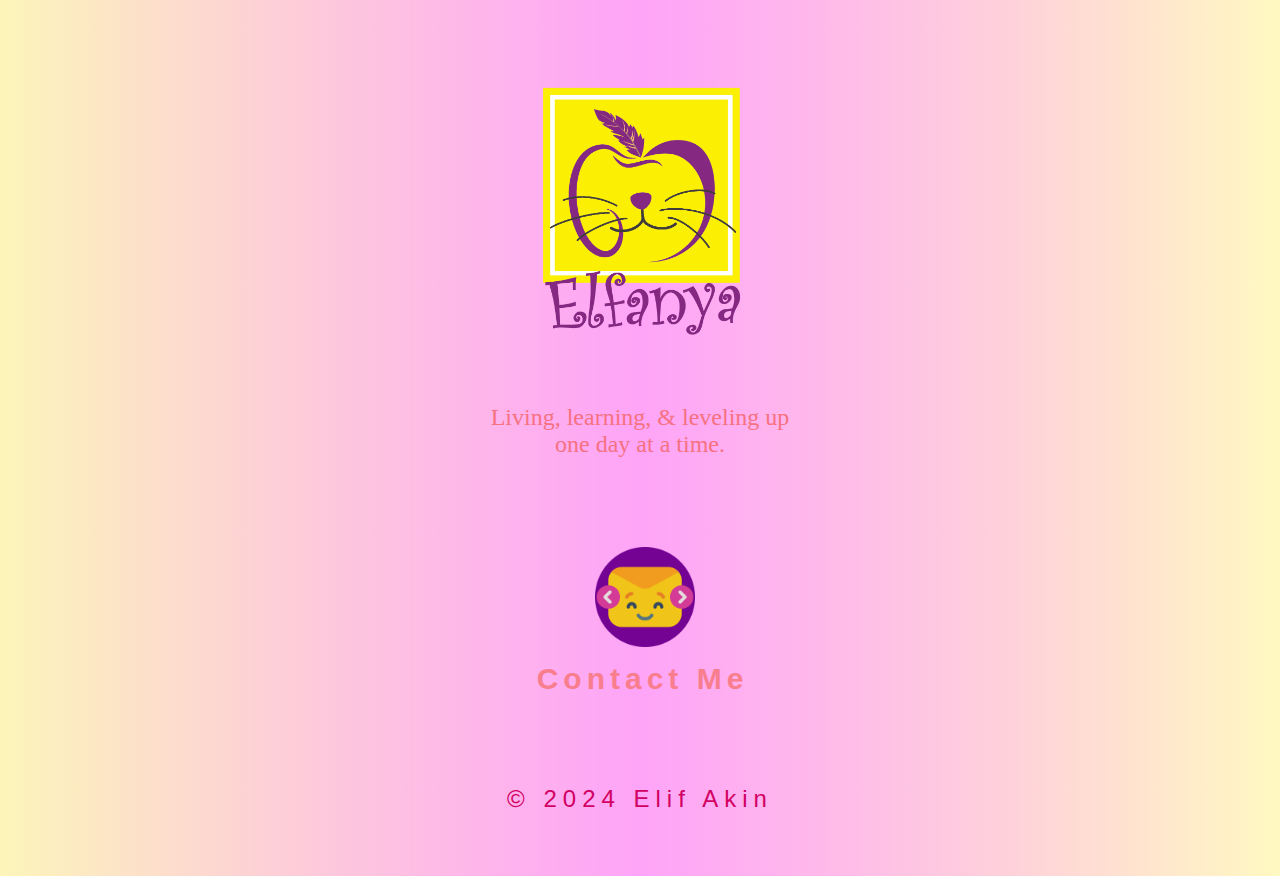
<file: posters.html>
<!DOCTYPE html>
<html lang="en">
<head>
    <meta charset="UTF-8">
    <meta name="viewport" content="width=device-width, initial-scale=1.0">
    <title>Poster Design</title>
    <link rel="stylesheet" href="sitilis.css">


    <style>
        .container {
    margin-top: 0rem; 
}
#elfanya{
    margin-top: 20rem;
}
#logoelf {
    margin-top:15rem;
}
footer{
    height: 95rem;
}
    </style>

</head>
<body>
    <div class="container">
        <div>
            <img src="img/posters/1.png" class="foto1"" alt="">
        </div>
        <div>
            <img src="img/posters/2.png" class="foto1";" alt="">
        </div>
        <div>
            <img src="img/posters/3.png" class="foto1" alt="">
        </div>
        <div>
            <img src="img/posters/4.png" class="foto1" alt="">
        <div>
            <img src="img/posters/5.png" class="foto1" alt="">
        </div>
        <footer>
            <section>
                <div class="container" id="elfanya">
                    <a href="index.html" target="_blank">
                        <div>
                            <img id="logoelf" src="img/elfanyalogo.png" alt="Logo">
                        </div>
                    </a>
                    <div id="sentence">
                        <p id="title">Living, learning, & leveling up <br>
                            one day at a time.</p>
                    </div>
                    <section id="contact">
                        <div id="contactLogo">
                            <a href="mailto:elifakin11@gmail.com">
                                <img src="img/message.png" id="messageImg" alt="Contact"> 
                                <br>
                                <span id="message">Contact Me</span>
                            </a>
                        </div>
                    </section>
                    <div>
                        <p id="elfakin">&copy; 2024 Elif Akin</p>
                    </div>
                </div>
            </section>
        </footer>
    </div>
</body>
</html>
</file>
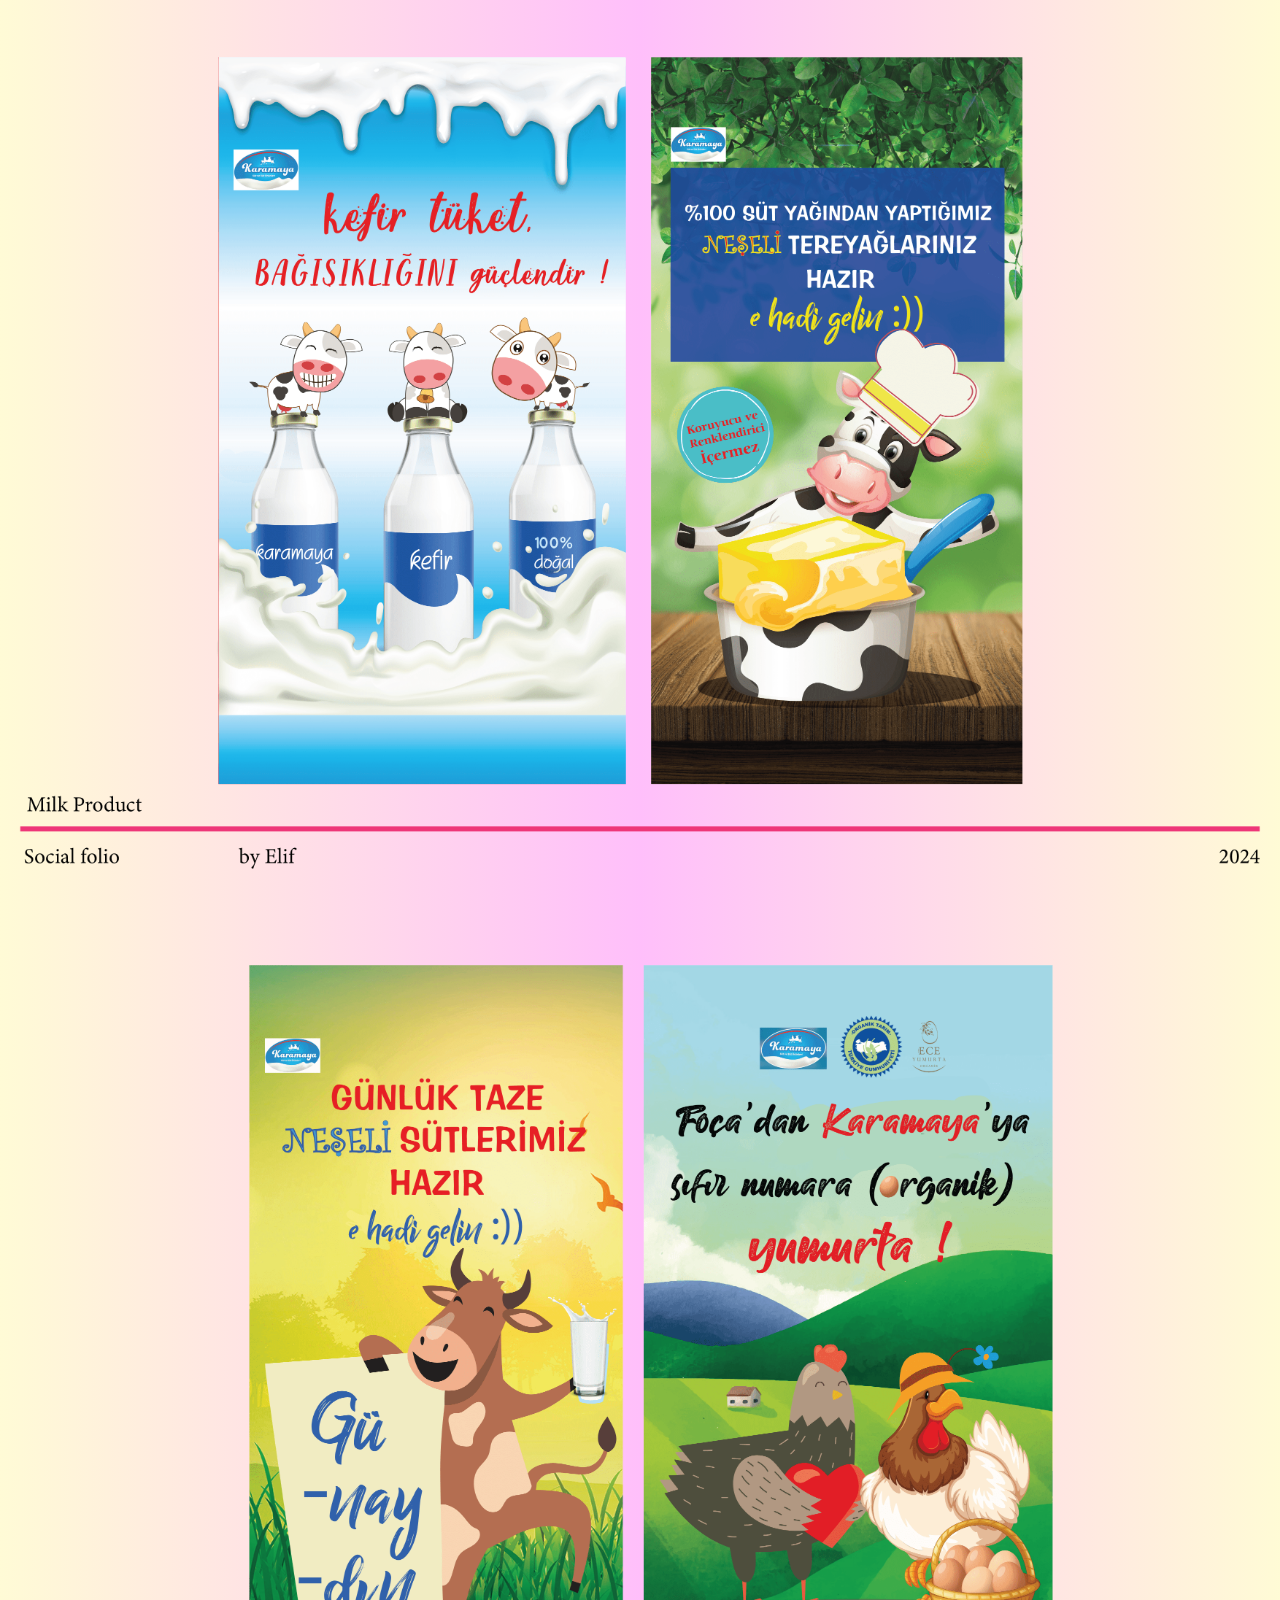
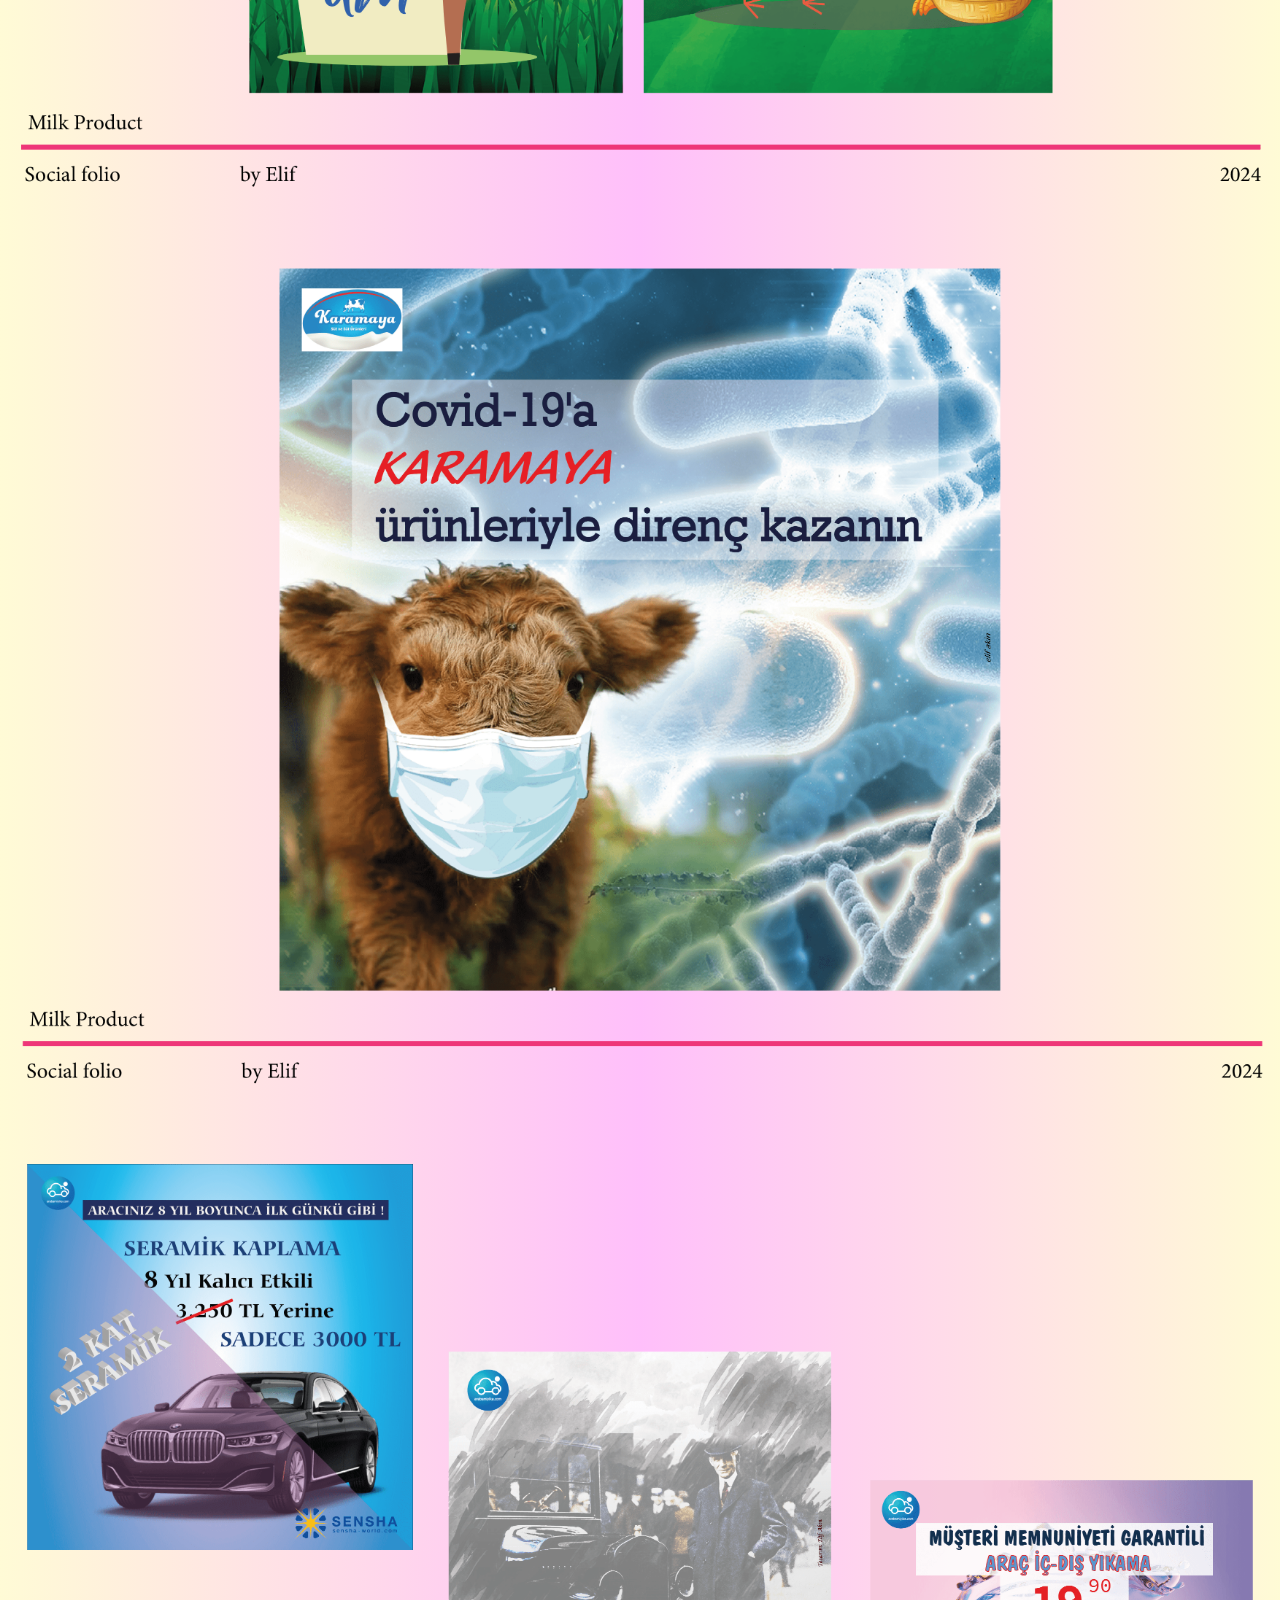
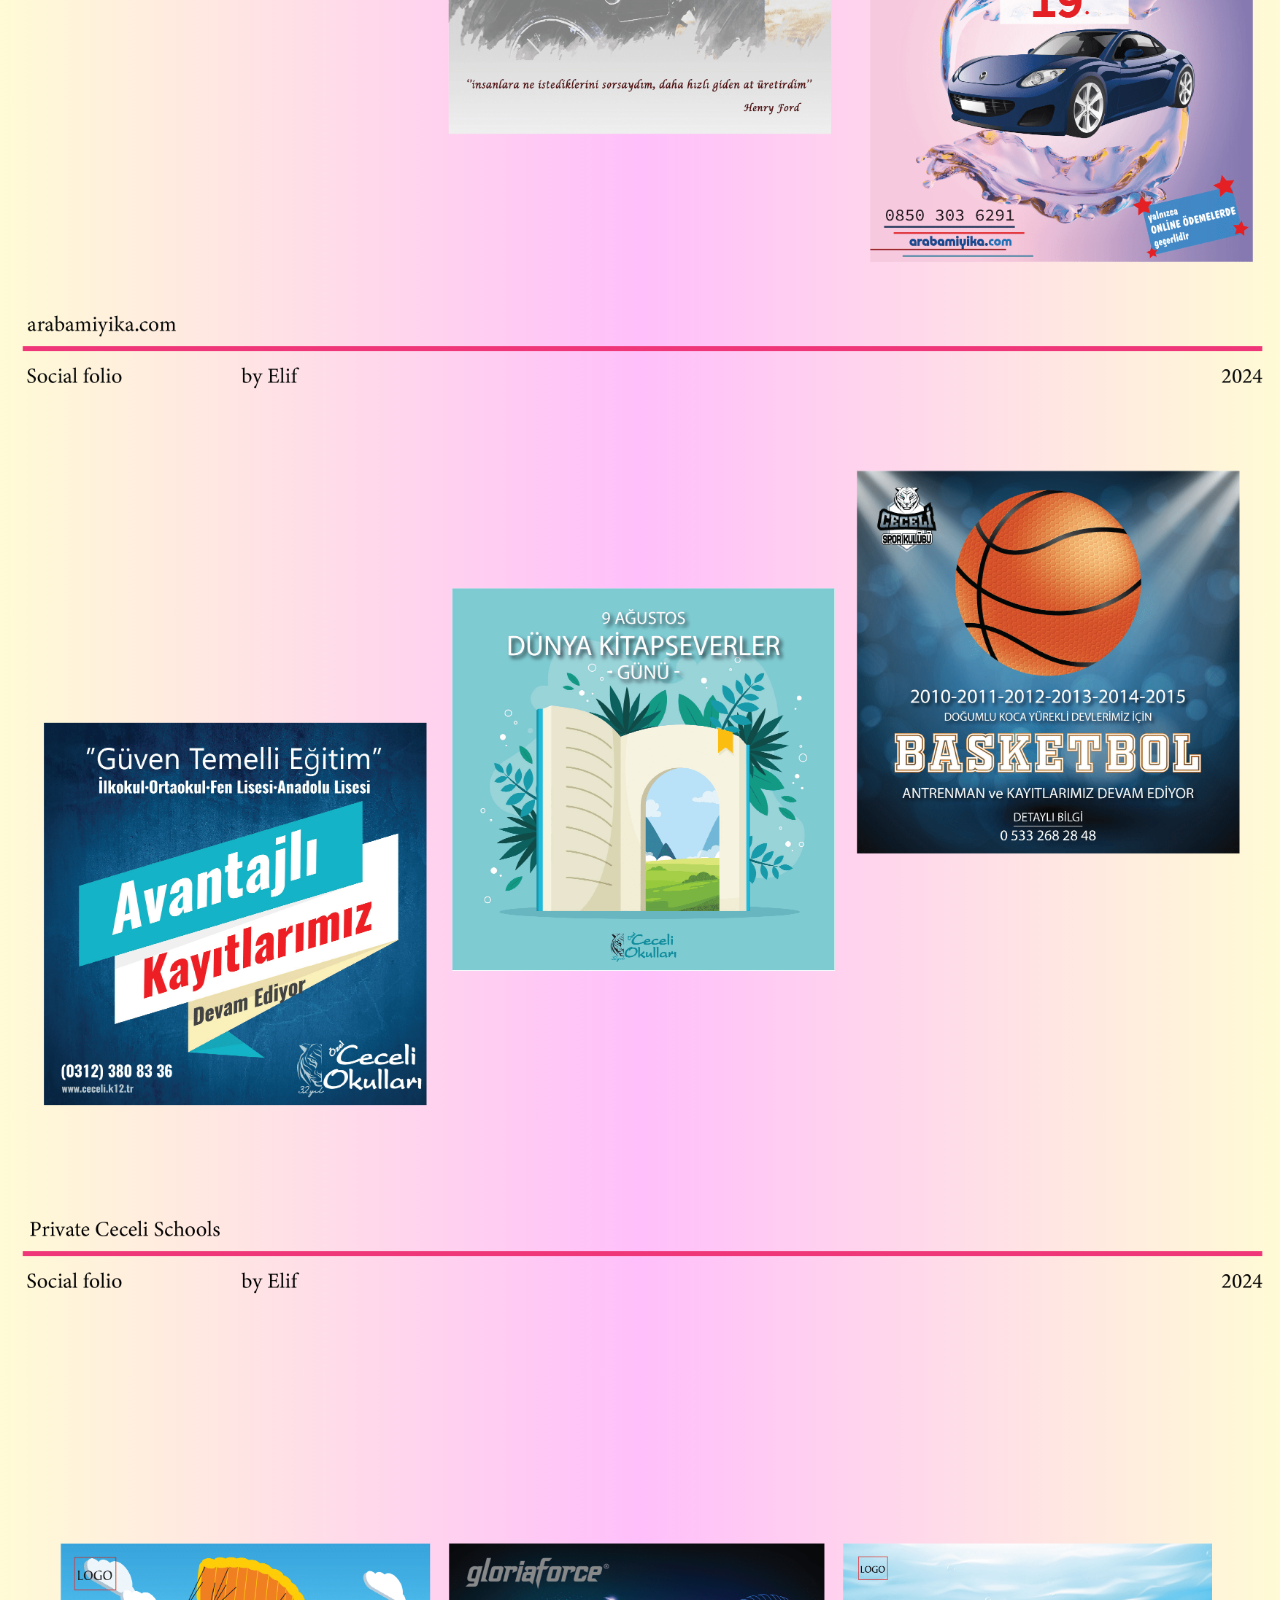
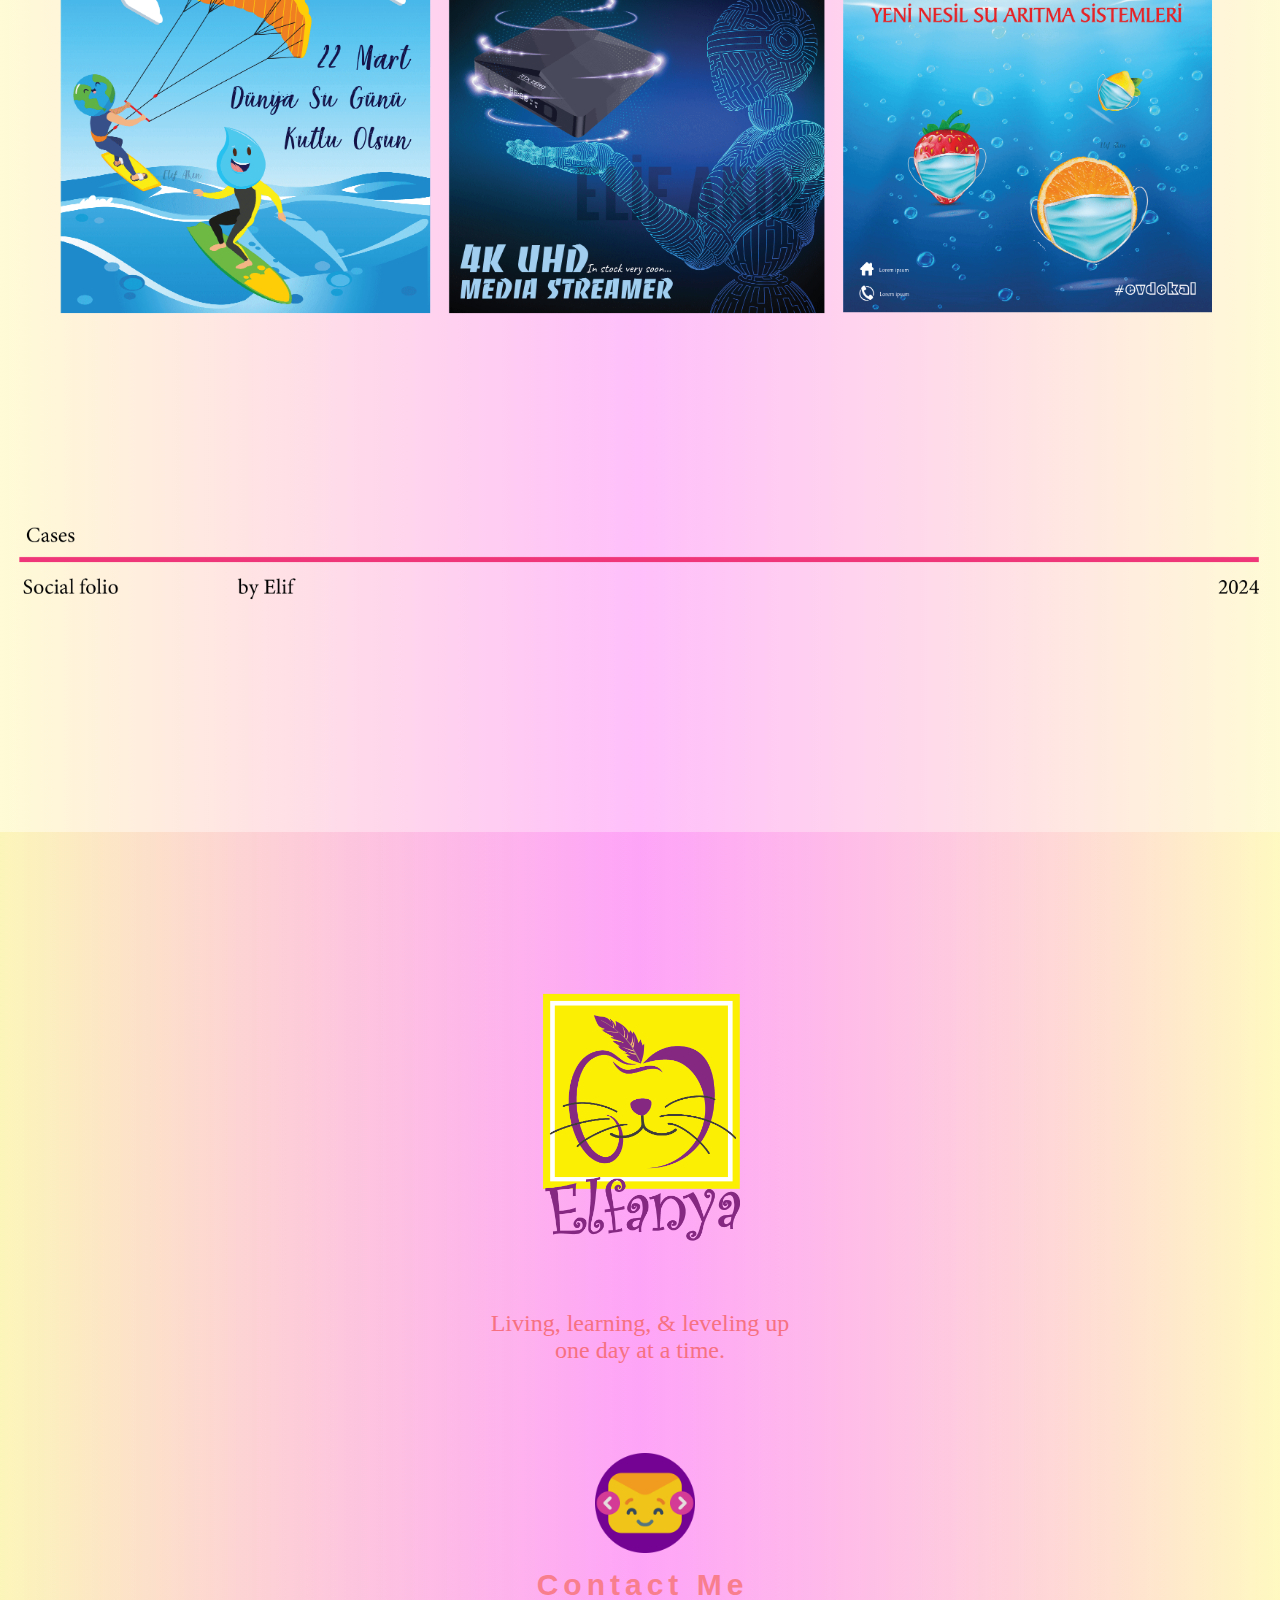
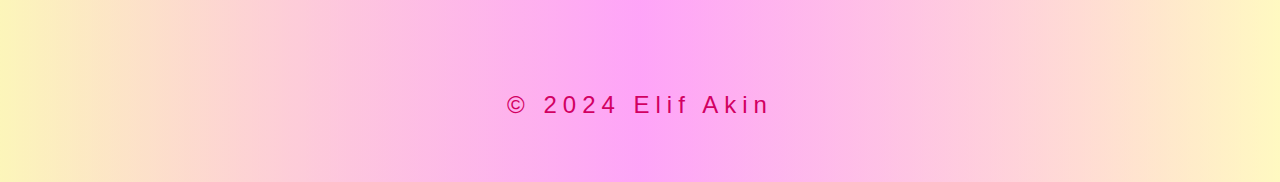
<file: social.html>
<!DOCTYPE html>
<html lang="en">
<head>
    <meta charset="UTF-8">
    <meta name="viewport" content="width=device-width, initial-scale=1.0">
    <title>SocialMedia Design</title>
    <link rel="stylesheet" href="sitilis.css">

    <style>
        .container {
    margin-top: 0rem; 
}
#elfanya{
    margin-top: 20rem;
}

#logoelf {
    margin-top:15rem;
}
footer{
    height: 95rem;
}
    </style>
</head>
<body>
    <div class="container">
        <div>
            <img src="img/social/1.png" class="foto1" alt="">
        </div>
        <div>
            <img src="img/social/2.png" class="foto1"  alt="">
        </div>
        <div class="foto3">
            <img src="img/social/3.png" class="foto1"alt="">
        </div>
        <div class="foto4">
            <img src="img/social/4.png" class="foto1" alt="">
        </div>
        <div class="foto5">
            <img src="img/social/5.png" class="foto1" alt="">
    </div>
    <div class="foto6">
        <img src="img/social/6.png" class="foto1" alt="">
    </div>
    <footer>
        <section>
            <div class="container" id="elfanya">
                <a href="index.html" target="_blank">
                    <div>
                        <img id="logoelf" src="img/elfanyalogo.png" alt="Logo">
                    </div>
                </a>
                <div id="sentence">
                    <p id="title">Living, learning, & leveling up <br>
                        one day at a time.</p>
                </div>
                <section id="contact">
                    <div id="contactLogo">
                        <a href="mailto:elifakin11@gmail.com">
                            <img src="img/message.png" id="messageImg" alt="Contact"> 
                            <br>
                            <span id="message">Contact Me</span>
                        </a>
                    </div>
                </section>
                <div>
                    <p id="elfakin">&copy; 2024 Elif Akin</p>
                </div>
            </div>
        </section>
    </footer>
</body>
</html>
</file>
<file: sitilis.css>
* {
  box-sizing: border-box;
  margin: 0;
  padding: 0;
  
}

html {
  font-size: 62.5%; /* for 1rem=10px */
  scroll-behavior: smooth;
}

body {
  background: linear-gradient(90deg, rgba(255, 247, 173, 0.5019257703081232) 0%, rgba(255, 169, 249, 0.7456232492997199) 50%, rgba(255, 247, 173, 0.5047268907563025) 100%);
  overflow-x: hidden;
}

img {
  max-width: 100%;
  max-height: 100%;
  display: block;
}

/**************************************************/
.navbar {
  padding-top: 1rem;
  margin-top: 2rem;
  border-radius: 8rem;
  background-color: rgba(255, 255, 255, 0.7);
}

a {
  color: #f87e8d !important;
  text-decoration: none !important;
  font-family: "marseille";
  font-weight: bold;
  font-size: 1.2em;
  display: flex;
  flex-direction: column;
  padding: 0.90rem;
  align-items: center;
}

h1 {
  font-family:"hey-eloise", sans-serif;
  text-align: center;
  color: #d20062;
  font-size: 12rem;
  font-weight: bolder;
  line-height: 0.8;
  letter-spacing: 1rem;
  margin-top: 5rem;
  padding: 0 3rem;
}

h2 {
  font-family:"hey-eloise", sans-serif;
  text-align: center;
  color: #d20062;
  font-size: 10rem;
  line-height: 0.9;
  margin-top: 5rem;
  padding: 0.9rem;
}

p {
  font-family: "marseille";
  color: rgb(248, 126, 141);
  text-align: center;
  font-size: 2.4rem;
  padding: 3rem;
  margin-top: 3rem;
}

.mobile-menu-io-buttons {
  width: 3rem;
  height: 3rem;
  background-image: url("img/close-icon.svg");
  background-size: cover;
  border: none;
  background-color: transparent;
  margin-left: auto;
  margin-top: 0.5rem;
  margin-right: 2rem;
  display: block;
}

#mobile-menu .mobile-menu-io-buttons {
  background-image: url("img/burger-icon.svg");
  width: 4rem;
  height: 4rem;
}

#mobile-menu ul {
  display: none;
}

#mobile-nav-menu {
  background-color: rgba(255, 255, 255, 0.76);
  position: fixed;
  top: 0;
  transform: translateY(-100%);
  transition: 0.7s;
  left: 0;
  width: 100vw;
  padding-top: 0.6rem;
}

#mobile-nav-menu li {
  list-style-type: none;
  font-size: 1.5rem;
}

#fotome {
  border-radius: 200px 200px 0px 0px;
  padding: 2rem;
  margin-top: 0;
  width: 96%;
  margin-left: 0.8em;
}

#city {
  font-family:"hey-eloise", sans-serif;
  text-align: start;
  color: rgb(48, 203, 136);
  font-size: 3.4rem;
  margin-left: 3.1rem;
  margin-top: -3rem;
  line-height: 1;
  padding-left: 0.2rem;
  padding-bottom: 0;
}

#country{
  font-size: 3.5rem;
}

#temperature {
  font-size: 3.5rem;
}

#remotely {
  font-family:"hey-eloise", sans-serif;
  text-align: center;
  color: rgb(48, 203, 136);
  font-size: 3.5rem;
  padding: 0;
  margin-left: 0;
  margin-top: -0.8rem;
}

#experience {
  font-size: 1.9rem;
  padding: 1.6em !important;
  text-align: left;
  color: rgb(180, 42, 58);
  margin-top: -3.4rem;
}

.social-links {
  display: flex;
  justify-content: center;
  gap: 12px;
}

.social-links a img {
  width: 6rem;
  height: auto;
}

#bg {
  max-width: 102% !important;
  margin-top: 17rem;
}

#bgSolid {
  margin-top: -1rem;
  max-width: 102% !important;
  height: 110rem;
}

#skil {
  max-width: 85% !important;
  margin-top: -135rem;
  margin-left: 3rem;
}

#titleScripta {
  margin-top: 8rem;
  text-align: center;
}

#titleScript {
  font-family:"hey-eloise", sans-serif;
  font-size: 2.6rem;
  color: #d20062;
  margin-top: 8rem;
  text-align: center;
  border-radius: 1rem;
  margin-bottom: 2rem;
  font-weight: bold;
  letter-spacing: 0.2rem;
  margin-left: 2rem;
}

#titleImg {
  margin-top: -0.6rem;
  max-width: 85% !important;
  margin-left: 2rem;
}

#titleGraphic {
  font-family:"hey-eloise", sans-serif;
  font-size: 3rem;
  color: #d20062;
  margin-top: 8rem;
  text-align: center;
  border-radius: 1rem;
  margin-bottom: -10rem;
  font-weight: bold;
  letter-spacing: 0.3rem;
}

#titleGraphica {
  margin-top: 8rem;
  text-align: center;
}

#wave {
  width: 70%;
  margin-top: 5rem;
  margin-left: 7rem;
  padding-top: 7rem;
}

.work {
  margin-top: 16rem;
  width: 90%;
  margin-left: 3rem;
}

h5 {
  font-size: 2.5rem;
  justify-content: baseline;
  margin-top: 1rem;
}

#card {
  margin-top: 7rem;

}

.custom-card {
  transition: transform 0.3s, box-shadow 0.3s;
}

.custom-card:hover .card {
  transform: scale(1.05) rotate(-3deg);
  box-shadow: 0 4px 8px rgba(0, 0, 0, 0.2);
}

#dribbble {
  display: flex;
  justify-content: center;
  margin-top: 15rem;
  align-items: center;
  gap: 0.5rem;
  margin-left: 0.3rem;
  padding-bottom: 10rem;
}

#dribbble img {
  width: 6rem;
  height: 6rem;
  margin-top: 0.5rem;
  animation: rotate 7s linear infinite;
}

@keyframes rotate {
  from {
      transform: rotate(0deg);
  }
  to {
      transform: rotate(360deg);
  }
}

#dribleLink {
  font-size: 3rem;
  font-weight: lighter;
  margin-top: 0.9rem;
  text-decoration-line: underline !important;
  text-decoration-style: wavy !important;
  text-decoration-thickness: 2px !important;
  text-underline-offset: 7px !important;
  color: #474746 !important;
  padding-top: 1rem;
  transition: color 0.3s, transform 0.3s;
}

#dribleLink:hover {
  color: #f87e8d !important;
}

.container {
  margin-top: 10rem;
}

#logoelf {
  width: 20rem;
  height: 25rem;
}

#title {
  color: #f67181;
}

#messageImg {
  width: 10rem;
  height: 10rem;
  margin-top: 5rem;
  margin-left: 1rem;
}

#messageImg:hover {
  color: transparent !important;
  transform: scale(1.1);
}

#message {
  font-size: 3rem;
  font-family:"hey-eloise", sans-serif;
  letter-spacing: 0.5rem;
  margin-left: 0.5rem;
  color: #f87e8d;
}

#elfakin {
  font-family:"hey-eloise", sans-serif;
  letter-spacing: 0.6rem;
  margin-block-end: auto;
  color: #d20062;
  padding-bottom: 0;
  margin-top: 5rem;
}

footer {
  background: linear-gradient(90deg, rgba(249, 240, 158, 0.502) 0%, rgba(254, 155, 247, 0.746) 50%, rgba(255, 247, 173, 0.5047268907563025) 100%);
  
}

#footr {
  padding-top: 15rem;
}

/**********************mobil****************************/
@media (min-width: 600px) {
  #mobile-menu > .mobile-menu-io-buttons {
      display: none;
  }

  #mobile-menu ul {
      display: flex;
      justify-content: center;
      background-color: rgba(255, 255, 255, 0.641);
      width: max-content;
      margin: auto;
      padding: 0.6rem 2rem;
      gap: 1rem;
      border-radius: 5rem;
      position: fixed;
      top: 1rem;
      left: 50%;
      transform: translateX(-50%);
      z-index: 10;
  }

  #mobile-menu ul li {
      list-style-type: none;
  }

  #mobile-menu ul li a {
      font-size: 1.9rem;
  }
  
  footer{
    height: 95rem;
  }
}
 /**********************masaüstü****************************/
@media (min-width: 992px) {

  h1{
    font-size: 20rem;
    margin-top: 12rem;
  }

  h2{
    font-size: 16rem;
    margin-top: -1rem;
    padding: 1.5rem;
    letter-spacing: 1rem;
    line-height: 0.8;
  }

  .intro{
    font-size: 3.3rem;
  }

  #fotome {
    border-radius: 200px 200px 0px 0px;
    width: 90%;
    margin-left: 5rem;
    margin-top: -5rem;
    height: 62rem;
  }

  #remotely{
    margin-top: -1.3rem;
  }

  #city {
    line-height: 0.8;
    font-size: 7rem;
    padding-right: 3.5rem;
    margin-top:2rem;
  }
#temperature{
  font-size: 7rem;
}
  #country{
    font-size: 6rem;
    font-family:"hey-eloise", sans-serif !important;
  }
    #experience {
      font-size: 2.2rem;
      padding-right: 3em !important;
      text-align: left;
      color: rgb(180, 42, 58);
      margin-top: -2rem;
      line-height: 1;
      letter-spacing: 0.1rem;
      padding-left:2.9rem !important;
  }

  #intro{
    padding-left: 7rem;
    margin-top: 10rem;
  }
  .social-links {
  
    gap: 40px;
    margin-left: -38rem;
    margin-top: -4rem;
  }
  #skil {
    max-width: 60% !important;
    margin-top: -221rem;
    margin-left: 25rem;
  }
  #titleScript {
    font-size: 5rem;
    letter-spacing: 1rem;
  }

    #titleImg {
      margin-top: 2rem;
      max-width: 40% !important;
      margin-left: 35rem;
    }
    #titleGraphic {
    font-size: 5rem;
    letter-spacing: 1rem;
    margin-left: -6rem;
    }
    #bgSolid {
      height: 135rem; 
    }
    .work {
      margin-top: 16rem;
      width: 45%;
      margin-left: 40rem;
    }
    #card {
      margin-top: 7rem;
      margin-left: 13rem; 
    }
    #dribbble {
      margin-left: 10rem;
    }

    footer{
      height: 95rem;
    }

}

@media (min-width: 1919px) {

  h1{
    font-size: 20rem;
    margin-top: 12rem;
  }

  h2{
    font-size: 16rem;
    margin-top: -1rem;
    padding: 3.5rem;
    letter-spacing: 1rem;
    line-height: 0.9;
  }

  .intro{
    font-size: 4.3rem;
  }

  #fotome {
    border-radius: 200px 200px 0px 0px;
    
    margin-left: 5rem;
    margin-top: -5rem;
    height: 77rem;
  }

  #remotely{
    margin-top: -1.3rem;
  }

  #city {
    line-height: 0.8;
    font-size: 7rem;
    padding-right: 3.5rem;
    margin-top:2rem;
  }
#temperature{
  font-size: 7rem;
}
  #country{
    font-size: 6rem;
    font-family:"hey-eloise", sans-serif !important;
  }
    #experience {
      font-size: 3.6rem;
      padding-right: 3em !important;
      text-align: left;
      color: rgb(180, 42, 58);
      margin-top: -4rem;
      line-height: 1.1;
      letter-spacing: 0.1rem;
      padding-left:2.9rem !important;
  }

  #intro{
    padding-left: 7rem;
    margin-top: 10rem;
  }
  .social-links {
  
    gap: 40px;
        margin-left: -31rem;
        margin-top: -4rem;
        width: 100%;
        height: 100%;
  }
  #skil {
    max-width: 40% !important;
    margin-top: -245rem;
    margin-left: 65rem;
  }
  #titleScript {
    font-size: 5rem;
    letter-spacing: 1rem;
    margin-left: 16rem;
  }

    #titleImg {
      margin-top: 2rem;
      max-width: 50% !important;
      margin-left: 40rem;
    }
    #titleGraphic {
    font-size: 5rem;
    letter-spacing: 1rem;
    margin-left: 16rem;
    }
    #bgSolid {
      height: 135rem; 
      width: 102%;
    }
    .work {
      margin-top: 16rem;
      width: 45%;
      margin-left: 40rem;
    }
    #works{
      margin-left: 25rem;
    }
    #card {
      margin-top: 7rem;
      margin-left: 35rem; 
    }
    #dribbble {
      margin-left: 38rem;
    }

    footer{
      height: 95rem;
    }

    #footr {
      padding-top: 15rem;
      margin-left: 35rem;
    }


}
</file>
